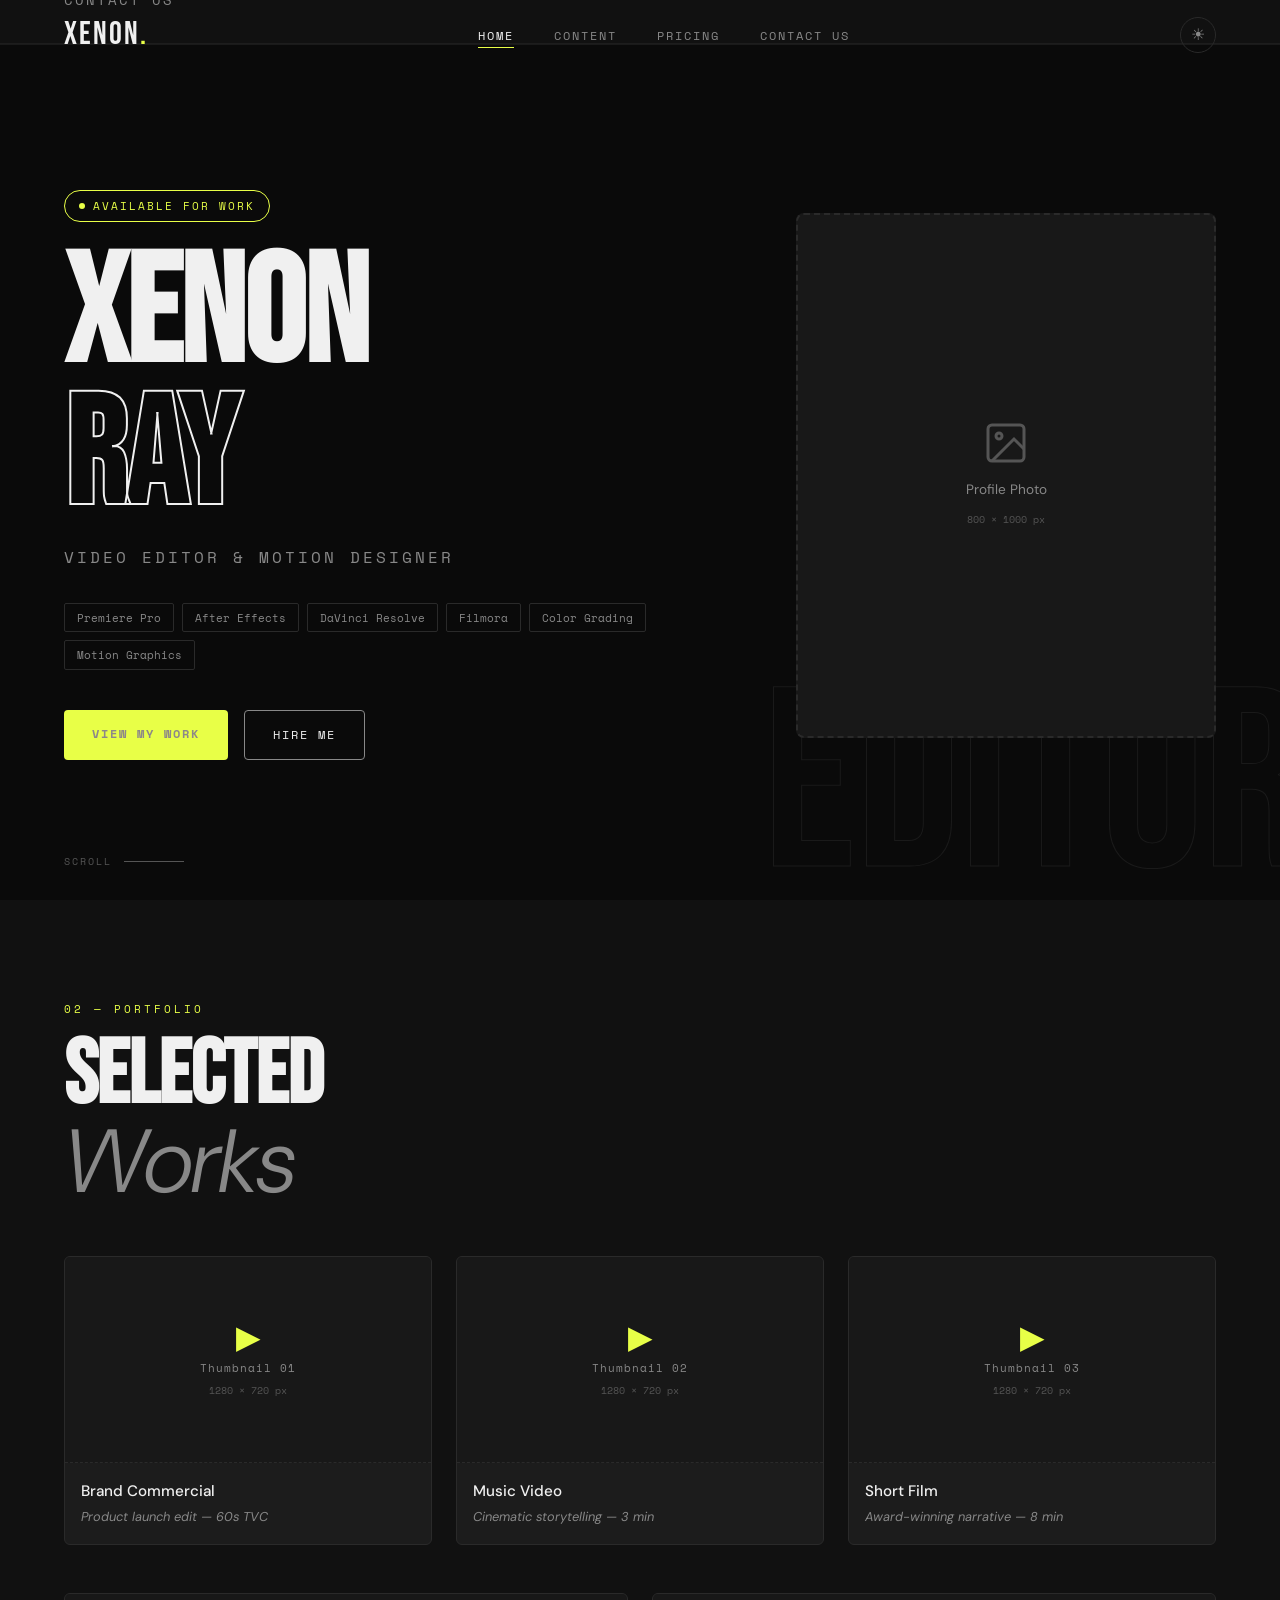
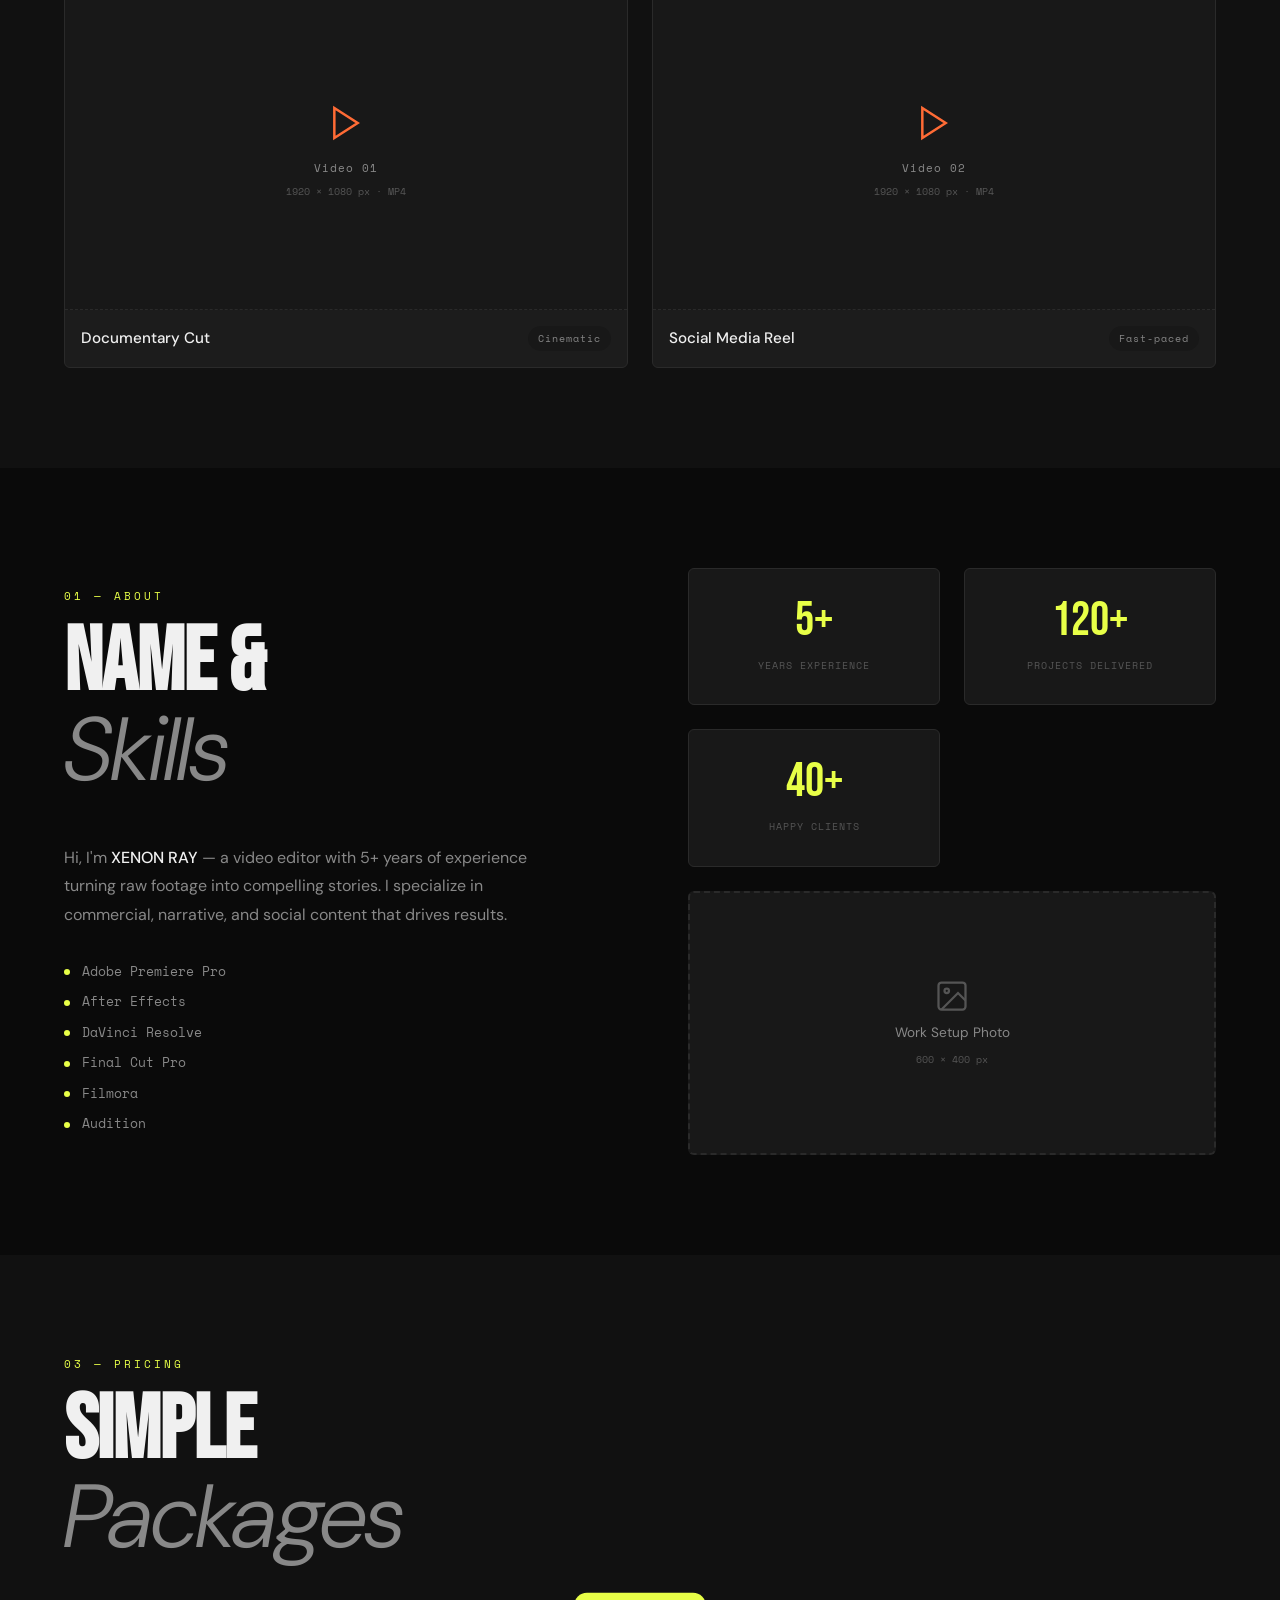
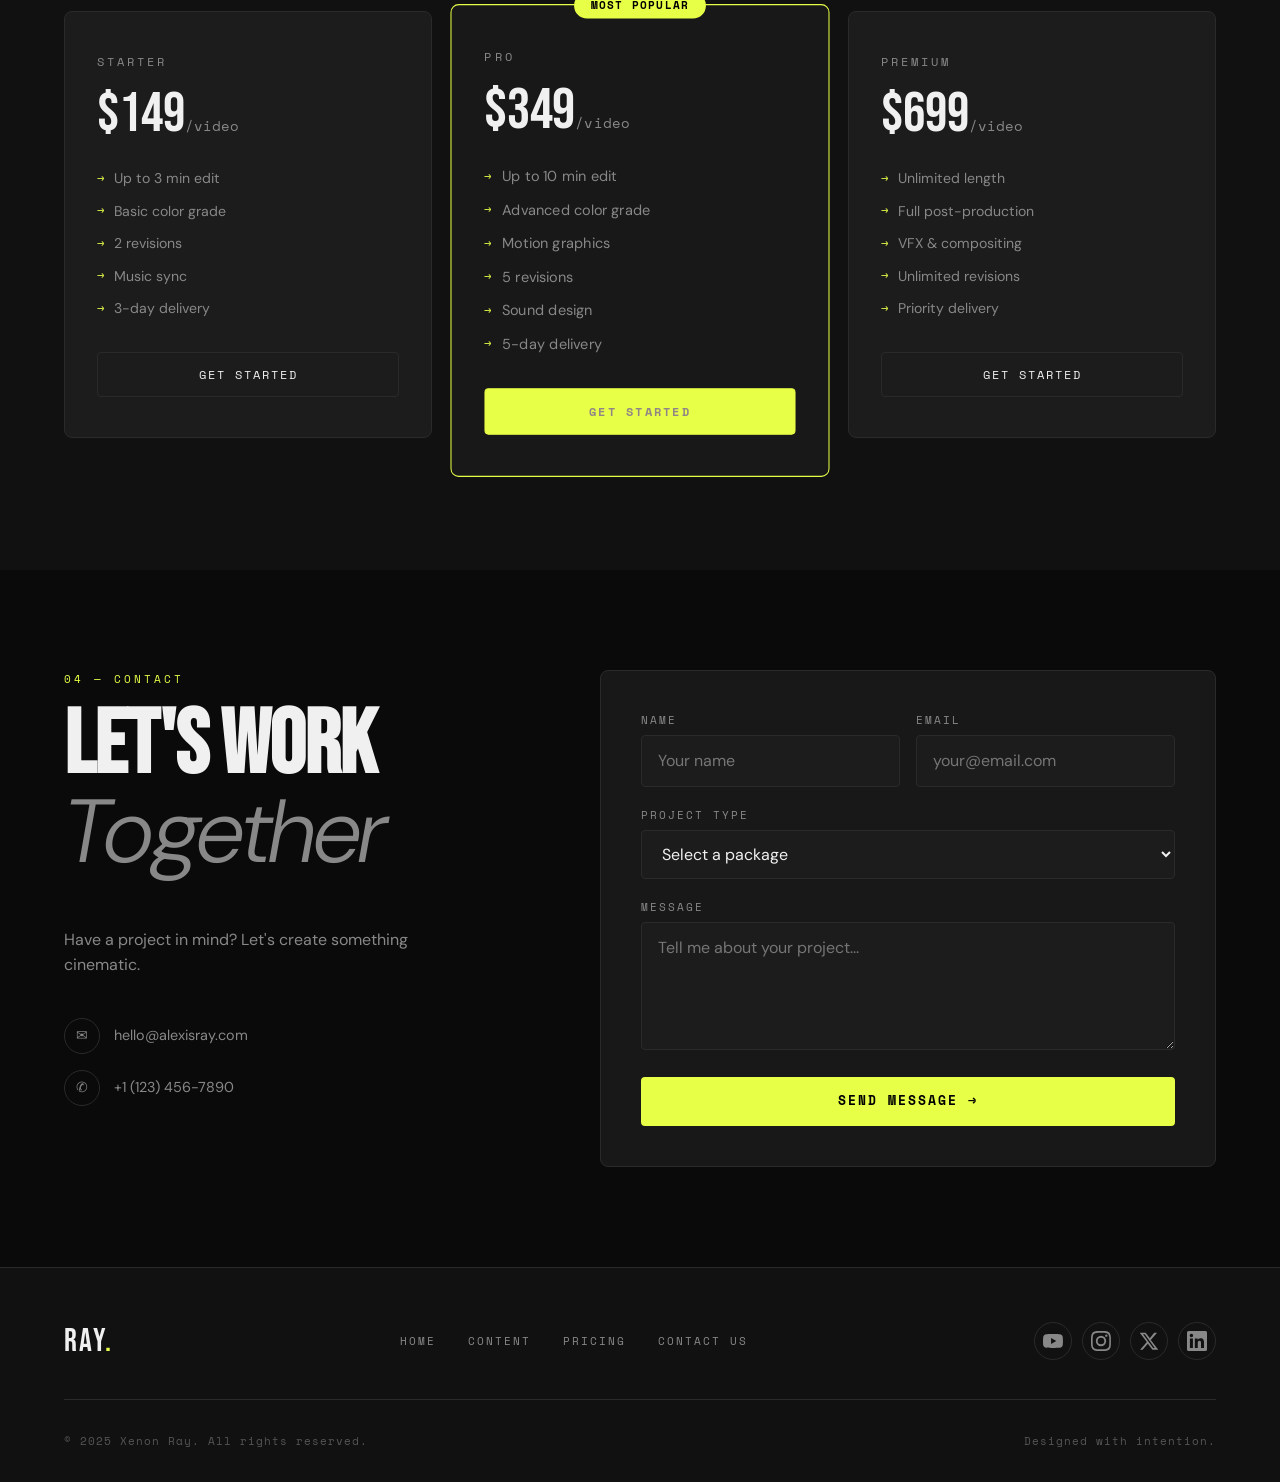
<file: index.html>
<!DOCTYPE html>
<html lang="en" data-theme="dark">
<head>
  <meta charset="UTF-8" />
  <meta name="viewport" content="width=device-width, initial-scale=1.0"/>
  <title>XENON</title>
  <link rel="shortcut icon" href="icon.png" type="image/x-icon">
  <link rel="stylesheet" href="style.css" />
  <link href="https://fonts.googleapis.com/css2?family=Bebas+Neue&family=DM+Sans:ital,wght@0,300;0,400;0,500;1,300&family=Space+Mono:wght@400;700&display=swap" rel="stylesheet"/>
</head>
<body>

  <!-- ══════════════ NAVBAR ══════════════ -->
  <nav class="navbar" id="navbar">
    <div class="nav-logo">Xenon<span class="dot">.</span></div>
    <ul class="nav-links">
      <li><a href="#home" class="nav-link active">Home</a></li>
      <li><a href="#content" class="nav-link">Content</a></li>
      <li><a href="#pricing" class="nav-link">Pricing</a></li>
      <li><a href="#contact" class="nav-link">Contact Us</a></li>
    </ul>
    <button class="theme-toggle" id="themeToggle" aria-label="Toggle theme">
      <span class="theme-icon">☀</span>
    </button>
    <button class="hamburger" id="hamburger" aria-label="Menu">
      <span></span><span></span><span></span>
    </button>
  </nav>

  <!-- Mobile Menu -->
  <div class="mobile-menu" id="mobileMenu">
    <ul>
      <li><a href="#home" class="mob-link">Home</a></li>
      <li><a href="#content" class="mob-link">Content</a></li>
      <li><a href="#pricing" class="mob-link">Pricing</a></li>
      <li><a href="#contact" class="mob-link">Contact Us</a></li>
    </ul>
  </div>

  <!-- ══════════════ HOME / HERO ══════════════ -->
  <section class="hero" id="home">
    <div class="hero-bg-text">EDITOR</div>
    <div class="hero-content">
      <div class="hero-tag reveal">Available for work</div>
      <h1 class="hero-name reveal">XENON<br/><span class="outline-text">RAY</span></h1>
      <p class="hero-sub reveal">Video Editor &amp; Motion Designer</p>
      <div class="hero-skills reveal">
        <span class="skill-tag">Premiere Pro</span>
        <span class="skill-tag">After Effects</span>
        <span class="skill-tag">DaVinci Resolve</span>
        <span class="skill-tag">Filmora</span>
        <span class="skill-tag">Color Grading</span>
        <span class="skill-tag">Motion Graphics</span>
      </div>
      <div class="hero-cta reveal">
        <a href="#content" class="btn-primary">View My Work</a>
        <a href="#contact" class="btn-outline">Hire Me</a>
      </div>
    </div>
    <div class="hero-image-wrap reveal">
      <!-- DUMMY IMAGE SPACE  remove it after real image-->
      <div class="hero-img-placeholder">
        <div class="placeholder-inner">
          <svg width="48" height="48" viewBox="0 0 24 24" fill="none" stroke="currentColor" stroke-width="1.5"><rect x="3" y="3" width="18" height="18" rx="2"/><circle cx="8.5" cy="8.5" r="1.5"/><path d="M21 15l-5-5L5 21"/></svg>
          <p>Profile Photo</p>
          <span>800 × 1000 px</span>
        </div>
      </div>
    </div>
    <div class="scroll-hint">
      <span>Scroll</span>
      <div class="scroll-line"></div>
    </div>
  </section>

  <!-- ══════════════ CONTENT / PORTFOLIO ══════════════ -->
  <section class="content-section" id="content">
    <div class="section-header reveal">
      <span class="section-label">02 — Portfolio</span>
      <h2 class="section-title">Selected<br/><em>Works</em></h2>
    </div>

    <!-- Thumbnails Row -->
    <div class="thumbnails-grid">
      <div class="thumb-card reveal" style="--delay:0.1s">
        <!-- DUMMY THUMBNAIL 1 -->
        <div class="thumb-placeholder">
          <div class="play-icon">▶</div>
          <div class="thumb-label">Thumbnail 01</div>
          <div class="thumb-size">1280 × 720 px</div>
        </div>
        <div class="thumb-info">
          <h3>Brand Commercial</h3>
          <p>Product launch edit — 60s TVC</p>
        </div>
      </div>

      <div class="thumb-card reveal" style="--delay:0.2s">
        <!-- DUMMY THUMBNAIL 2 -->
        <div class="thumb-placeholder">
          <div class="play-icon">▶</div>
          <div class="thumb-label">Thumbnail 02</div>
          <div class="thumb-size">1280 × 720 px</div>
        </div>
        <div class="thumb-info">
          <h3>Music Video</h3>
          <p>Cinematic storytelling — 3 min</p>
        </div>
      </div>

      <div class="thumb-card reveal" style="--delay:0.3s">
        <!-- DUMMY THUMBNAIL 3 -->
        <div class="thumb-placeholder">
          <div class="play-icon">▶</div>
          <div class="thumb-label">Thumbnail 03</div>
          <div class="thumb-size">1280 × 720 px</div>
        </div>
        <div class="thumb-info">
          <h3>Short Film</h3>
          <p>Award-winning narrative — 8 min</p>
        </div>
      </div>
    </div>

    <!-- Videos Row -->
    <div class="videos-grid">
      <div class="video-card reveal" style="--delay:0.1s">
        <!-- DUMMY VIDEO 1 -->
        <div class="video-placeholder">
          <div class="video-icon">
            <svg width="40" height="40" viewBox="0 0 24 24" fill="none" stroke="currentColor" stroke-width="1.5"><polygon points="5,3 19,12 5,21"/></svg>
          </div>
          <div class="video-label">Video 01</div>
          <div class="video-size">1920 × 1080 px · MP4</div>
        </div>
        <div class="video-info">
          <h3>Documentary Cut</h3>
          <span class="tag">Cinematic</span>
        </div>
      </div>

      <div class="video-card reveal" style="--delay:0.2s">
        <!-- DUMMY VIDEO 2 -->
        <div class="video-placeholder">
          <div class="video-icon">
            <svg width="40" height="40" viewBox="0 0 24 24" fill="none" stroke="currentColor" stroke-width="1.5"><polygon points="5,3 19,12 5,21"/></svg>
          </div>
          <div class="video-label">Video 02</div>
          <div class="video-size">1920 × 1080 px · MP4</div>
        </div>
        <div class="video-info">
          <h3>Social Media Reel</h3>
          <span class="tag">Fast-paced</span>
        </div>
      </div>
    </div>
  </section>

  <!-- ══════════════ SKILLS ══════════════ -->
  <section class="skills-section" id="skills">
    <div class="skills-inner">
      <div class="skills-left reveal">
        <span class="section-label">01 — About</span>
        <h2 class="section-title">Name &amp;<br/><em>Skills</em></h2>
        <p class="about-text">Hi, I'm <strong>XENON RAY</strong> — a video editor with 5+ years of experience turning raw footage into compelling stories. I specialize in commercial, narrative, and social content that drives results.</p>
        <div class="software-list">
          <div class="software-item"><span class="sw-dot"></span>Adobe Premiere Pro</div>
          <div class="software-item"><span class="sw-dot"></span>After Effects</div>
          <div class="software-item"><span class="sw-dot"></span>DaVinci Resolve</div>
          <div class="software-item"><span class="sw-dot"></span>Final Cut Pro</div>
          <div class="software-item"><span class="sw-dot"></span>Filmora</div>
          <div class="software-item"><span class="sw-dot"></span>Audition</div>
        </div>
      </div>
      <div class="skills-right reveal">
        <div class="stat-block">
          <span class="stat-num">5+</span>
          <span class="stat-label">Years Experience</span>
        </div>
        <div class="stat-block">
          <span class="stat-num">120+</span>
          <span class="stat-label">Projects Delivered</span>
        </div>
        <div class="stat-block">
          <span class="stat-num">40+</span>
          <span class="stat-label">Happy Clients</span>
        </div>
        <!-- DUMMY SKILLS IMAGE -->
        <div class="skills-img-placeholder">
          <svg width="36" height="36" viewBox="0 0 24 24" fill="none" stroke="currentColor" stroke-width="1.5"><rect x="3" y="3" width="18" height="18" rx="2"/><circle cx="8.5" cy="8.5" r="1.5"/><path d="M21 15l-5-5L5 21"/></svg>
          <p>Work Setup Photo</p>
          <span>600 × 400 px</span>
        </div>
      </div>
    </div>
  </section>

  <!-- ══════════════ PRICING ══════════════ -->
  <section class="pricing-section" id="pricing">
    <div class="section-header reveal">
      <span class="section-label">03 — Pricing</span>
      <h2 class="section-title">Simple<br/><em>Packages</em></h2>
    </div>
    <div class="pricing-grid">
      <div class="price-card reveal" style="--delay:0.1s">
        <div class="price-tier">Starter</div>
        <div class="price-amount">$149<span>/video</span></div>
        <ul class="price-features">
          <li>Up to 3 min edit</li>
          <li>Basic color grade</li>
          <li>2 revisions</li>
          <li>Music sync</li>
          <li>3-day delivery</li>
        </ul>
        <a href="#contact" class="btn-price">Get Started</a>
      </div>
      <div class="price-card featured reveal" style="--delay:0.2s">
        <div class="price-badge">Most Popular</div>
        <div class="price-tier">Pro</div>
        <div class="price-amount">$349<span>/video</span></div>
        <ul class="price-features">
          <li>Up to 10 min edit</li>
          <li>Advanced color grade</li>
          <li>Motion graphics</li>
          <li>5 revisions</li>
          <li>Sound design</li>
          <li>5-day delivery</li>
        </ul>
        <a href="#contact" class="btn-price featured-btn">Get Started</a>
      </div>
      <div class="price-card reveal" style="--delay:0.3s">
        <div class="price-tier">Premium</div>
        <div class="price-amount">$699<span>/video</span></div>
        <ul class="price-features">
          <li>Unlimited length</li>
          <li>Full post-production</li>
          <li>VFX &amp; compositing</li>
          <li>Unlimited revisions</li>
          <li>Priority delivery</li>
        </ul>
        <a href="#contact" class="btn-price">Get Started</a>
      </div>
    </div>
  </section>

  <!-- ══════════════ CONTACT ══════════════ -->
  <section class="contact-section" id="contact">
    <div class="contact-inner">
      <div class="contact-left reveal">
        <span class="section-label">04 — Contact</span>
        <h2 class="section-title">Let's Work<br/><em>Together</em></h2>
        <p class="contact-sub">Have a project in mind? Let's create something cinematic.</p>
        <div class="contact-links">
          <a href="mailto:hello@alexisray.com" class="contact-item">
            <span class="c-icon">✉</span>
            <span>hello@alexisray.com</span>
          </a>
          <a href="tel:+11234567890" class="contact-item">
            <span class="c-icon">✆</span>
            <span>+1 (123) 456-7890</span>
          </a>
        </div>
      </div>
      <form class="contact-form reveal" id="contactForm">
        <div class="form-row">
          <div class="form-group">
            <label>Name</label>
            <input type="text" placeholder="Your name" required />
          </div>
          <div class="form-group">
            <label>Email</label>
            <input type="email" placeholder="your@email.com" required />
          </div>
        </div>
        <div class="form-group">
          <label>Project Type</label>
          <select>
            <option value="">Select a package</option>
            <option>Starter — $149</option>
            <option>Pro — $349</option>
            <option>Premium — $699</option>
            <option>Custom</option>
          </select>
        </div>
        <div class="form-group">
          <label>Message</label>
          <textarea rows="4" placeholder="Tell me about your project..."></textarea>
        </div>
        <button type="submit" class="btn-submit">Send Message <span>→</span></button>
      </form>
    </div>
  </section>

  <!-- ══════════════ FOOTER ══════════════ -->
  <footer class="footer">
    <div class="footer-top">
      <div class="footer-logo">RAY<span class="dot">.</span></div>
      <div class="footer-nav">
        <a href="#home">Home</a>
        <a href="#content">Content</a>
        <a href="#pricing">Pricing</a>
        <a href="#contact">Contact Us</a>
      </div>
      <div class="social-links">
        <a href="https://www.youtube.com" class="social-btn" aria-label="YouTube" target="_blank"">
          <svg width="20" height="20" viewBox="0 0 24 24" fill="currentColor"><path d="M23.5 6.2a3 3 0 0 0-2.1-2.1C19.5 3.6 12 3.6 12 3.6s-7.5 0-9.4.5A3 3 0 0 0 .5 6.2C0 8.1 0 12 0 12s0 3.9.5 5.8a3 3 0 0 0 2.1 2.1c1.9.5 9.4.5 9.4.5s7.5 0 9.4-.5a3 3 0 0 0 2.1-2.1C24 15.9 24 12 24 12s0-3.9-.5-5.8zM9.7 15.5V8.5l6.3 3.5-6.3 3.5z"/></svg>
        </a>
        <a href="https://www.instagram.com" class="social-btn" aria-label="Instagram" target="_blank">
          <svg width="20" height="20" viewBox="0 0 24 24" fill="currentColor"><path d="M12 2.2c3.2 0 3.6 0 4.9.1 3.3.2 4.8 1.7 5 5 .1 1.3.1 1.6.1 4.8s0 3.5-.1 4.8c-.2 3.2-1.7 4.8-5 5-1.3.1-1.6.1-4.9.1s-3.6 0-4.9-.1c-3.3-.2-4.8-1.8-5-5-.1-1.3-.1-1.6-.1-4.8s0-3.5.1-4.8C2.3 4 3.9 2.4 7.1 2.3c1.3-.1 1.6-.1 4.9-.1zm0-2.2C8.7 0 8.3 0 7.1.1 2.7.3.3 2.7.1 7.1 0 8.3 0 8.7 0 12s0 3.7.1 4.9C.3 21.4 2.7 23.7 7.1 23.9 8.3 24 8.7 24 12 24s3.7 0 4.9-.1c4.4-.2 6.8-2.5 6.9-6.9.1-1.2.1-1.6.1-4.9s0-3.7-.1-4.9C23.7 2.7 21.3.3 16.9.1 15.7 0 15.3 0 12 0zm0 5.8a6.2 6.2 0 1 0 0 12.4A6.2 6.2 0 0 0 12 5.8zm0 10.2a4 4 0 1 1 0-8 4 4 0 0 1 0 8zm6.4-11.8a1.4 1.4 0 1 0 0 2.8 1.4 1.4 0 0 0 0-2.8z"/></svg>
        </a>
        <a href="https://www.x.com" class="social-btn" aria-label="Twitter/X" target="_blank">
          <svg width="20" height="20" viewBox="0 0 24 24" fill="currentColor"><path d="M18.2 2h3.5l-7.6 8.7 9 11.9h-7l-5.5-7.2-6.3 7.2H1.3l8.1-9.3L.9 2h7.1l5 6.6L18.2 2zm-1.2 18.5h1.9L6.9 3.9H4.8l12.2 16.6z"/></svg>
        </a>
        <a href="#" class="social-btn" aria-label="LinkedIn" target="_blank">
          <svg width="20" height="20" viewBox="0 0 24 24" fill="currentColor"><path d="M20.4 20.4h-3.6v-5.6c0-1.3 0-3-1.8-3s-2.1 1.4-2.1 2.9v5.7H9.4V9h3.4v1.6h.1c.5-.9 1.6-1.8 3.3-1.8 3.5 0 4.2 2.3 4.2 5.4v6.2zM5.3 7.4a2.1 2.1 0 1 1 0-4.2 2.1 2.1 0 0 1 0 4.2zm1.8 13H3.5V9h3.6v11.4zM22.2 0H1.8A1.8 1.8 0 0 0 0 1.8v20.4A1.8 1.8 0 0 0 1.8 24h20.4A1.8 1.8 0 0 0 24 22.2V1.8A1.8 1.8 0 0 0 22.2 0z"/></svg>
        </a>
      </div>
    </div>
    <div class="footer-bottom">
      <p>© 2025 Xenon Ray. All rights reserved.</p>
      <p>Designed with intention.</p>
    </div>
  </footer>

  <script src="app.js"></script>
</body>
</html>
</file>
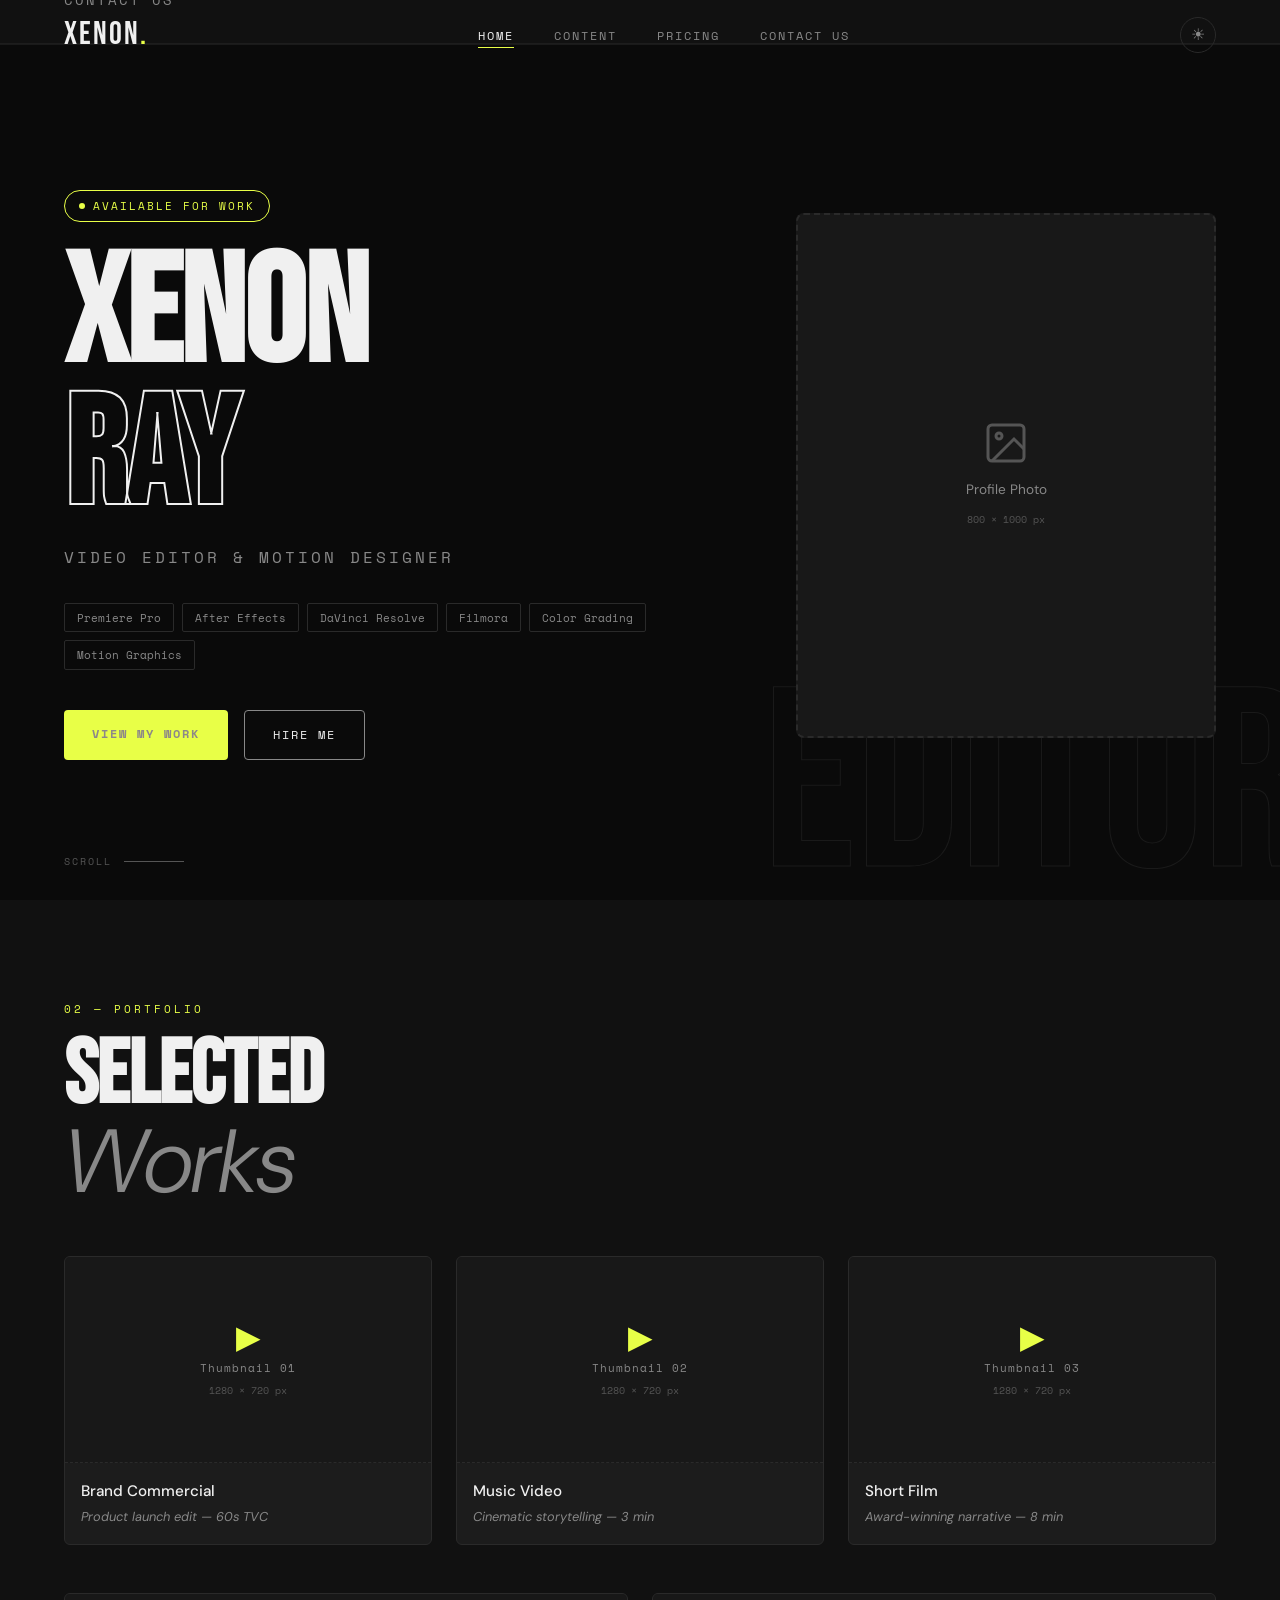
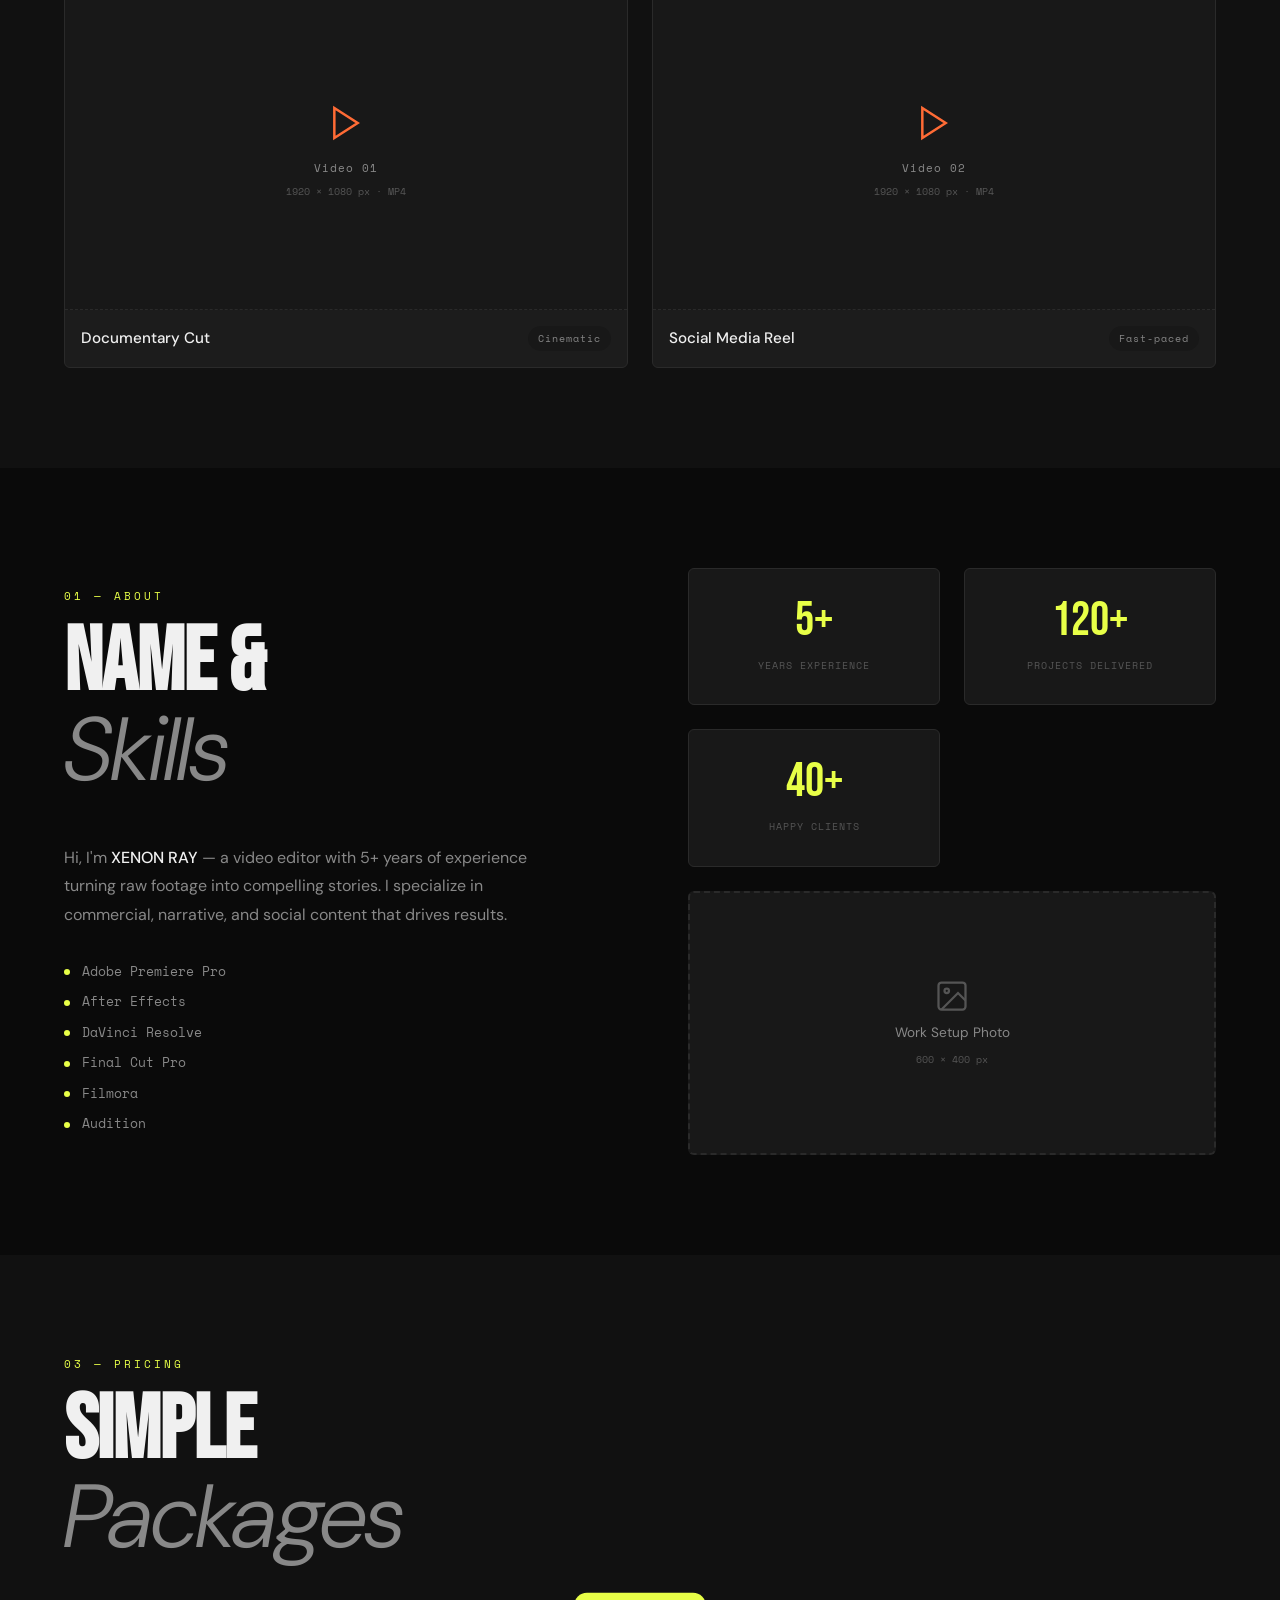
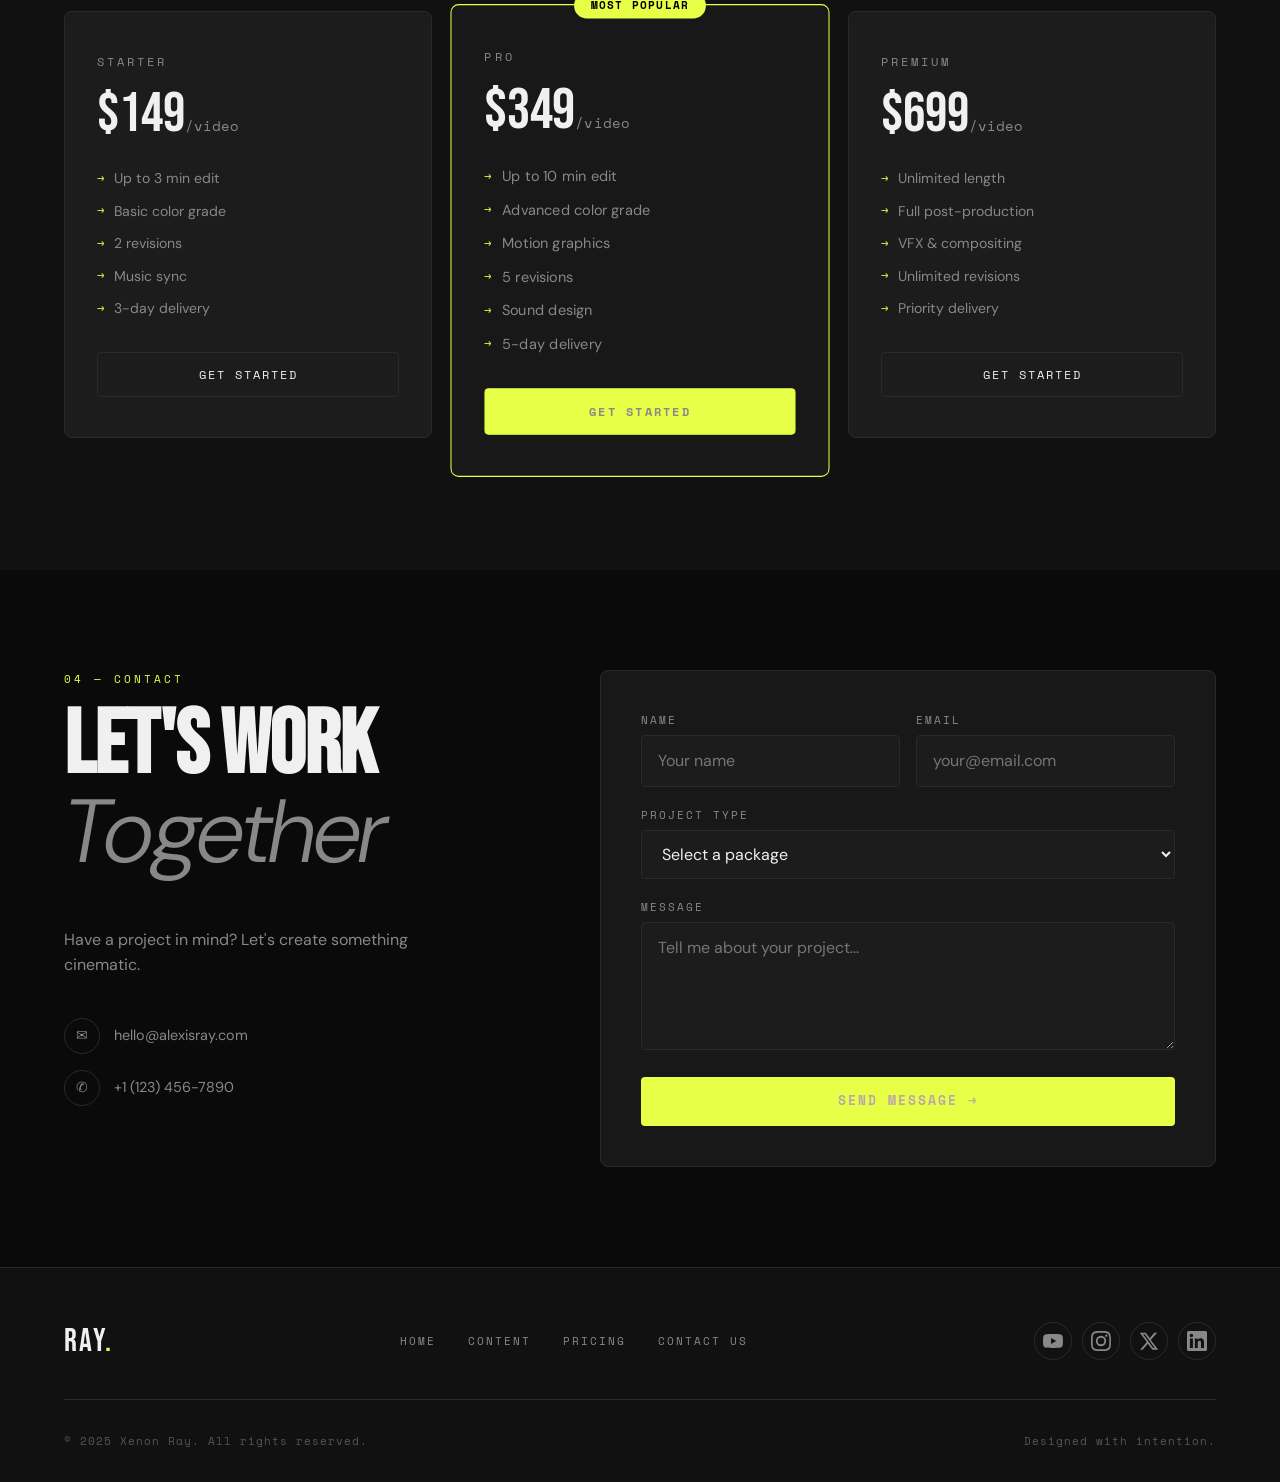
<file: frontend/index.html>
<!DOCTYPE html>
<html lang="en" data-theme="dark">
<head>
  <meta charset="UTF-8" />
  <meta name="viewport" content="width=device-width, initial-scale=1.0"/>
  <title>XENON</title>
  <link rel="shortcut icon" href="icon.png" type="image/x-icon">
  <link rel="stylesheet" href="style.css" />
  <link href="https://fonts.googleapis.com/css2?family=Bebas+Neue&family=DM+Sans:ital,wght@0,300;0,400;0,500;1,300&family=Space+Mono:wght@400;700&display=swap" rel="stylesheet"/>
</head>
<body>

  <!-- ══════════════ NAVBAR ══════════════ -->
  <nav class="navbar" id="navbar">
    <div class="nav-logo">Xenon<span class="dot">.</span></div>
    <ul class="nav-links">
      <li><a href="#home" class="nav-link active">Home</a></li>
      <li><a href="#content" class="nav-link">Content</a></li>
      <li><a href="#pricing" class="nav-link">Pricing</a></li>
      <li><a href="#contact" class="nav-link">Contact Us</a></li>
    </ul>
    <button class="theme-toggle" id="themeToggle" aria-label="Toggle theme">
      <span class="theme-icon">☀</span>
    </button>
    <button class="hamburger" id="hamburger" aria-label="Menu">
      <span></span><span></span><span></span>
    </button>
  </nav>

  <!-- Mobile Menu -->
  <div class="mobile-menu" id="mobileMenu">
    <ul>
      <li><a href="#home" class="mob-link">Home</a></li>
      <li><a href="#content" class="mob-link">Content</a></li>
      <li><a href="#pricing" class="mob-link">Pricing</a></li>
      <li><a href="#contact" class="mob-link">Contact Us</a></li>
    </ul>
  </div>

  <!-- ══════════════ HOME / HERO ══════════════ -->
  <section class="hero" id="home">
    <div class="hero-bg-text">EDITOR</div>
    <div class="hero-content">
      <div class="hero-tag reveal">Available for work</div>
      <h1 class="hero-name reveal">XENON<br/><span class="outline-text">RAY</span></h1>
      <p class="hero-sub reveal">Video Editor &amp; Motion Designer</p>
      <div class="hero-skills reveal">
        <span class="skill-tag">Premiere Pro</span>
        <span class="skill-tag">After Effects</span>
        <span class="skill-tag">DaVinci Resolve</span>
        <span class="skill-tag">Filmora</span>
        <span class="skill-tag">Color Grading</span>
        <span class="skill-tag">Motion Graphics</span>
      </div>
      <div class="hero-cta reveal">
        <a href="#content" class="btn-primary">View My Work</a>
        <a href="#contact" class="btn-outline">Hire Me</a>
      </div>
    </div>
    <div class="hero-image-wrap reveal">
      <!-- DUMMY IMAGE SPACE  remove it after real image-->
      <div class="hero-img-placeholder">
        <div class="placeholder-inner">
          <svg width="48" height="48" viewBox="0 0 24 24" fill="none" stroke="currentColor" stroke-width="1.5"><rect x="3" y="3" width="18" height="18" rx="2"/><circle cx="8.5" cy="8.5" r="1.5"/><path d="M21 15l-5-5L5 21"/></svg>
          <p>Profile Photo</p>
          <span>800 × 1000 px</span>
        </div>
      </div>
    </div>
    <div class="scroll-hint">
      <span>Scroll</span>
      <div class="scroll-line"></div>
    </div>
  </section>

  <!-- ══════════════ CONTENT / PORTFOLIO ══════════════ -->
  <section class="content-section" id="content">
    <div class="section-header reveal">
      <span class="section-label">02 — Portfolio</span>
      <h2 class="section-title">Selected<br/><em>Works</em></h2>
    </div>

    <!-- Thumbnails Row -->
    <div class="thumbnails-grid">
      <div class="thumb-card reveal" style="--delay:0.1s">
        <!-- DUMMY THUMBNAIL 1 -->
        <div class="thumb-placeholder">
          <div class="play-icon">▶</div>
          <div class="thumb-label">Thumbnail 01</div>
          <div class="thumb-size">1280 × 720 px</div>
        </div>
        <div class="thumb-info">
          <h3>Brand Commercial</h3>
          <p>Product launch edit — 60s TVC</p>
        </div>
      </div>

      <div class="thumb-card reveal" style="--delay:0.2s">
        <!-- DUMMY THUMBNAIL 2 -->
        <div class="thumb-placeholder">
          <div class="play-icon">▶</div>
          <div class="thumb-label">Thumbnail 02</div>
          <div class="thumb-size">1280 × 720 px</div>
        </div>
        <div class="thumb-info">
          <h3>Music Video</h3>
          <p>Cinematic storytelling — 3 min</p>
        </div>
      </div>

      <div class="thumb-card reveal" style="--delay:0.3s">
        <!-- DUMMY THUMBNAIL 3 -->
        <div class="thumb-placeholder">
          <div class="play-icon">▶</div>
          <div class="thumb-label">Thumbnail 03</div>
          <div class="thumb-size">1280 × 720 px</div>
        </div>
        <div class="thumb-info">
          <h3>Short Film</h3>
          <p>Award-winning narrative — 8 min</p>
        </div>
      </div>
    </div>

    <!-- Videos Row -->
    <div class="videos-grid">
      <div class="video-card reveal" style="--delay:0.1s">
        <!-- DUMMY VIDEO 1 -->
        <div class="video-placeholder">
          <div class="video-icon">
            <svg width="40" height="40" viewBox="0 0 24 24" fill="none" stroke="currentColor" stroke-width="1.5"><polygon points="5,3 19,12 5,21"/></svg>
          </div>
          <div class="video-label">Video 01</div>
          <div class="video-size">1920 × 1080 px · MP4</div>
        </div>
        <div class="video-info">
          <h3>Documentary Cut</h3>
          <span class="tag">Cinematic</span>
        </div>
      </div>

      <div class="video-card reveal" style="--delay:0.2s">
        <!-- DUMMY VIDEO 2 -->
        <div class="video-placeholder">
          <div class="video-icon">
            <svg width="40" height="40" viewBox="0 0 24 24" fill="none" stroke="currentColor" stroke-width="1.5"><polygon points="5,3 19,12 5,21"/></svg>
          </div>
          <div class="video-label">Video 02</div>
          <div class="video-size">1920 × 1080 px · MP4</div>
        </div>
        <div class="video-info">
          <h3>Social Media Reel</h3>
          <span class="tag">Fast-paced</span>
        </div>
      </div>
    </div>
  </section>

  <!-- ══════════════ SKILLS ══════════════ -->
  <section class="skills-section" id="skills">
    <div class="skills-inner">
      <div class="skills-left reveal">
        <span class="section-label">01 — About</span>
        <h2 class="section-title">Name &amp;<br/><em>Skills</em></h2>
        <p class="about-text">Hi, I'm <strong>XENON RAY</strong> — a video editor with 5+ years of experience turning raw footage into compelling stories. I specialize in commercial, narrative, and social content that drives results.</p>
        <div class="software-list">
          <div class="software-item"><span class="sw-dot"></span>Adobe Premiere Pro</div>
          <div class="software-item"><span class="sw-dot"></span>After Effects</div>
          <div class="software-item"><span class="sw-dot"></span>DaVinci Resolve</div>
          <div class="software-item"><span class="sw-dot"></span>Final Cut Pro</div>
          <div class="software-item"><span class="sw-dot"></span>Filmora</div>
          <div class="software-item"><span class="sw-dot"></span>Audition</div>
        </div>
      </div>
      <div class="skills-right reveal">
        <div class="stat-block">
          <span class="stat-num">5+</span>
          <span class="stat-label">Years Experience</span>
        </div>
        <div class="stat-block">
          <span class="stat-num">120+</span>
          <span class="stat-label">Projects Delivered</span>
        </div>
        <div class="stat-block">
          <span class="stat-num">40+</span>
          <span class="stat-label">Happy Clients</span>
        </div>
        <!-- DUMMY SKILLS IMAGE -->
        <div class="skills-img-placeholder">
          <svg width="36" height="36" viewBox="0 0 24 24" fill="none" stroke="currentColor" stroke-width="1.5"><rect x="3" y="3" width="18" height="18" rx="2"/><circle cx="8.5" cy="8.5" r="1.5"/><path d="M21 15l-5-5L5 21"/></svg>
          <p>Work Setup Photo</p>
          <span>600 × 400 px</span>
        </div>
      </div>
    </div>
  </section>

  <!-- ══════════════ PRICING ══════════════ -->
  <section class="pricing-section" id="pricing">
    <div class="section-header reveal">
      <span class="section-label">03 — Pricing</span>
      <h2 class="section-title">Simple<br/><em>Packages</em></h2>
    </div>
    <div class="pricing-grid">
      <div class="price-card reveal" style="--delay:0.1s">
        <div class="price-tier">Starter</div>
        <div class="price-amount">$149<span>/video</span></div>
        <ul class="price-features">
          <li>Up to 3 min edit</li>
          <li>Basic color grade</li>
          <li>2 revisions</li>
          <li>Music sync</li>
          <li>3-day delivery</li>
        </ul>
        <a href="#contact" class="btn-price">Get Started</a>
      </div>
      <div class="price-card featured reveal" style="--delay:0.2s">
        <div class="price-badge">Most Popular</div>
        <div class="price-tier">Pro</div>
        <div class="price-amount">$349<span>/video</span></div>
        <ul class="price-features">
          <li>Up to 10 min edit</li>
          <li>Advanced color grade</li>
          <li>Motion graphics</li>
          <li>5 revisions</li>
          <li>Sound design</li>
          <li>5-day delivery</li>
        </ul>
        <a href="#contact" class="btn-price featured-btn">Get Started</a>
      </div>
      <div class="price-card reveal" style="--delay:0.3s">
        <div class="price-tier">Premium</div>
        <div class="price-amount">$699<span>/video</span></div>
        <ul class="price-features">
          <li>Unlimited length</li>
          <li>Full post-production</li>
          <li>VFX &amp; compositing</li>
          <li>Unlimited revisions</li>
          <li>Priority delivery</li>
        </ul>
        <a href="#contact" class="btn-price">Get Started</a>
      </div>
    </div>
  </section>

  <!-- ══════════════ CONTACT ══════════════ -->
  <section class="contact-section" id="contact">
    <div class="contact-inner">
      <div class="contact-left reveal">
        <span class="section-label">04 — Contact</span>
        <h2 class="section-title">Let's Work<br/><em>Together</em></h2>
        <p class="contact-sub">Have a project in mind? Let's create something cinematic.</p>
        <div class="contact-links">
          <a href="mailto:hello@alexisray.com" class="contact-item">
            <span class="c-icon">✉</span>
            <span>hello@alexisray.com</span>
          </a>
          <a href="tel:+11234567890" class="contact-item">
            <span class="c-icon">✆</span>
            <span>+1 (123) 456-7890</span>
          </a>
        </div>
      </div>
      <form class="contact-form reveal" id="contactForm">
        <div class="form-row">
          <div class="form-group">
            <label>Name</label>
            <input type="text" placeholder="Your name" id="name" name="name" required />
          </div>
          <div class="form-group">
            <label>Email</label>
            <input type="email" placeholder="your@email.com" id="email" name="email" required />
          </div>
        </div>
        <div class="form-group">
          <label>Project Type</label>
          <select id="package" required>
            <option value="">Select a package</option>
            <option value="starter">$149</option>
            <option value="pro">$349</option>
            <option value="premium">$699</option>
            <option value="custom">Custom</option>
          </select>
        </div>
        <div class="form-group">
          <label>Message</label>
          <textarea rows="4" placeholder="Tell me about your project..." id="message" name="message" required></textarea>
        </div>
        <button type="submit" class="btn-submit" id="submitBtn">Send Message <span>→</span></button>
      </form>
    </div>
  </section>

  <!-- ══════════════ FOOTER ══════════════ -->
  <footer class="footer">
    <div class="footer-top">
      <div class="footer-logo">RAY<span class="dot">.</span></div>
      <div class="footer-nav">
        <a href="#home">Home</a>
        <a href="#content">Content</a>
        <a href="#pricing">Pricing</a>
        <a href="#contact">Contact Us</a>
      </div>
      <div class="social-links">
        <a href="https://www.youtube.com" class="social-btn" aria-label="YouTube" target="_blank"">
          <svg width="20" height="20" viewBox="0 0 24 24" fill="currentColor"><path d="M23.5 6.2a3 3 0 0 0-2.1-2.1C19.5 3.6 12 3.6 12 3.6s-7.5 0-9.4.5A3 3 0 0 0 .5 6.2C0 8.1 0 12 0 12s0 3.9.5 5.8a3 3 0 0 0 2.1 2.1c1.9.5 9.4.5 9.4.5s7.5 0 9.4-.5a3 3 0 0 0 2.1-2.1C24 15.9 24 12 24 12s0-3.9-.5-5.8zM9.7 15.5V8.5l6.3 3.5-6.3 3.5z"/></svg>
        </a>
        <a href="https://www.instagram.com" class="social-btn" aria-label="Instagram" target="_blank">
          <svg width="20" height="20" viewBox="0 0 24 24" fill="currentColor"><path d="M12 2.2c3.2 0 3.6 0 4.9.1 3.3.2 4.8 1.7 5 5 .1 1.3.1 1.6.1 4.8s0 3.5-.1 4.8c-.2 3.2-1.7 4.8-5 5-1.3.1-1.6.1-4.9.1s-3.6 0-4.9-.1c-3.3-.2-4.8-1.8-5-5-.1-1.3-.1-1.6-.1-4.8s0-3.5.1-4.8C2.3 4 3.9 2.4 7.1 2.3c1.3-.1 1.6-.1 4.9-.1zm0-2.2C8.7 0 8.3 0 7.1.1 2.7.3.3 2.7.1 7.1 0 8.3 0 8.7 0 12s0 3.7.1 4.9C.3 21.4 2.7 23.7 7.1 23.9 8.3 24 8.7 24 12 24s3.7 0 4.9-.1c4.4-.2 6.8-2.5 6.9-6.9.1-1.2.1-1.6.1-4.9s0-3.7-.1-4.9C23.7 2.7 21.3.3 16.9.1 15.7 0 15.3 0 12 0zm0 5.8a6.2 6.2 0 1 0 0 12.4A6.2 6.2 0 0 0 12 5.8zm0 10.2a4 4 0 1 1 0-8 4 4 0 0 1 0 8zm6.4-11.8a1.4 1.4 0 1 0 0 2.8 1.4 1.4 0 0 0 0-2.8z"/></svg>
        </a>
        <a href="https://www.x.com" class="social-btn" aria-label="Twitter/X" target="_blank">
          <svg width="20" height="20" viewBox="0 0 24 24" fill="currentColor"><path d="M18.2 2h3.5l-7.6 8.7 9 11.9h-7l-5.5-7.2-6.3 7.2H1.3l8.1-9.3L.9 2h7.1l5 6.6L18.2 2zm-1.2 18.5h1.9L6.9 3.9H4.8l12.2 16.6z"/></svg>
        </a>
        <a href="#" class="social-btn" aria-label="LinkedIn" target="_blank">
          <svg width="20" height="20" viewBox="0 0 24 24" fill="currentColor"><path d="M20.4 20.4h-3.6v-5.6c0-1.3 0-3-1.8-3s-2.1 1.4-2.1 2.9v5.7H9.4V9h3.4v1.6h.1c.5-.9 1.6-1.8 3.3-1.8 3.5 0 4.2 2.3 4.2 5.4v6.2zM5.3 7.4a2.1 2.1 0 1 1 0-4.2 2.1 2.1 0 0 1 0 4.2zm1.8 13H3.5V9h3.6v11.4zM22.2 0H1.8A1.8 1.8 0 0 0 0 1.8v20.4A1.8 1.8 0 0 0 1.8 24h20.4A1.8 1.8 0 0 0 24 22.2V1.8A1.8 1.8 0 0 0 22.2 0z"/></svg>
        </a>
      </div>
    </div>
    <div class="footer-bottom">
      <p>© 2025 Xenon Ray. All rights reserved.</p>
      <p>Designed with intention.</p>
    </div>
  </footer>

  <script src="app.js"></script>
</body>
</html>
</file>
<file: style.css>
/* ══════════════════════════════════════════
   ALEXIS RAY — Editor Portfolio
   Theme: Dark Cinematic / Film-Grade
══════════════════════════════════════════ */

@import url('https://fonts.googleapis.com/css2?family=Bebas+Neue&family=DM+Sans:ital,wght@0,300;0,400;0,500;1,300&family=Space+Mono:wght@400;700&display=swap');

/* ── CSS Variables ── */
:root {
  --bg: #0a0a0a;
  --bg2: #111111;
  --bg3: #181818;
  --surface: #1c1c1c;
  --border: #2a2a2a;
  --accent: #e8ff47;
  --accent2: #ff6b35;
  --text: #f0f0f0;
  --text-muted: #888;
  --text-dim: #555;
  --font-display: 'Bebas Neue', sans-serif;
  --font-body: 'DM Sans', sans-serif;
  --font-mono: 'Space Mono', monospace;
  --nav-h: 70px;
  --radius: 4px;
  --transition: 0.35s cubic-bezier(0.4,0,0.2,1);
}

[data-theme="light"] {
  --bg: #f5f3ee;
  --bg2: #ede9e0;
  --bg3: #e4dfd5;
  --surface: #ffffff;
  --border: #d8d4cc;
  --text: #151515;
  --text-muted: #666;
  --text-dim: #aaa;
  --accent: #1a1a1a;
  --accent2: #ff6b35;
}

/* ── Reset ── */
*, *::before, *::after { box-sizing: border-box; margin: 0; padding: 0; }
html { scroll-behavior: smooth; }
body {
  background: var(--bg);
  color: var(--text);
  font-family: var(--font-body);
  font-size: 16px;
  line-height: 1.6;
  overflow-x: hidden;
  transition: background var(--transition), color var(--transition);
}
a { text-decoration: none; color: inherit; }
ul { list-style: none; }
img { max-width: 100%; display: block; }
button { cursor: pointer; border: none; background: none; font: inherit; }
input, textarea, select {
  font: inherit;
  color: var(--text);
  background: var(--surface);
  border: 1px solid var(--border);
  border-radius: var(--radius);
  width: 100%;
  padding: 12px 16px;
  outline: none;
  transition: border-color var(--transition);
}
input:focus, textarea:focus, select:focus { border-color: var(--accent); }
select option { background: var(--bg2); }

/* ── Scrollbar ── */
::-webkit-scrollbar { width: 4px; }
::-webkit-scrollbar-track { background: var(--bg); }
::-webkit-scrollbar-thumb { background: var(--accent); border-radius: 2px; }

/* ── Reveal Animation ── */
.reveal {
  opacity: 0;
  transform: translateY(30px);
  transition: opacity 0.7s ease, transform 0.7s ease;
  transition-delay: var(--delay, 0s);
}
.reveal.visible {
  opacity: 1;
  transform: translateY(0);
}

/* ══════════════════════════════════════════
   NAVBAR
══════════════════════════════════════════ */
.navbar {
  position: fixed;
  top: 0; left: 0; right: 0;
  height: var(--nav-h);
  display: flex;
  align-items: center;
  justify-content: space-between;
  padding: 0 5%;
  z-index: 999;
  background: transparent;
  transition: background var(--transition), backdrop-filter var(--transition);
}
.navbar.scrolled {
  background: rgba(10,10,10,0.92);
  backdrop-filter: blur(12px);
  border-bottom: 1px solid var(--border);
}
[data-theme="light"] .navbar.scrolled {
  background: rgba(245,243,238,0.92);
}
.nav-logo {
  font-family: var(--font-display);
  font-size: 2rem;
  letter-spacing: 2px;
  color: var(--text);
}
.nav-logo .dot { color: var(--accent); }
.nav-links {
  display: flex;
  gap: 2.5rem;
}
.nav-link {
  font-family: var(--font-mono);
  font-size: 0.75rem;
  letter-spacing: 2px;
  text-transform: uppercase;
  color: var(--text-muted);
  transition: color var(--transition);
  position: relative;
}
.nav-link::after {
  content: '';
  position: absolute;
  bottom: -4px; left: 0;
  width: 0; height: 1px;
  background: var(--accent);
  transition: width var(--transition);
}
.nav-link:hover, .nav-link.active { color: var(--text); }
.nav-link:hover::after, .nav-link.active::after { width: 100%; }

.theme-toggle {
  width: 36px; height: 36px;
  border-radius: 50%;
  border: 1px solid var(--border);
  display: flex; align-items: center; justify-content: center;
  color: var(--text-muted);
  font-size: 1rem;
  transition: all var(--transition);
}
.theme-toggle:hover { border-color: var(--accent); color: var(--accent); }

.hamburger {
  display: none;
  flex-direction: column;
  gap: 5px;
  padding: 5px;
}
.hamburger span {
  display: block;
  width: 22px; height: 1.5px;
  background: var(--text);
  transition: all var(--transition);
}
.hamburger.open span:nth-child(1) { transform: rotate(45deg) translate(4.5px, 4.5px); }
.hamburger.open span:nth-child(2) { opacity: 0; }
.hamburger.open span:nth-child(3) { transform: rotate(-45deg) translate(4.5px, -4.5px); }

/* Mobile Menu */
.mobile-menu {
  position: fixed;
  top: var(--nav-h); left: 0; right: 0;
  background: var(--bg2);
  border-bottom: 1px solid var(--border);
  padding: 1.5rem 5%;
  z-index: 998;
  transform: translateY(-110%);
  transition: transform var(--transition);
}
.mobile-menu.open { transform: translateY(0); }
.mobile-menu ul { display: flex; flex-direction: column; gap: 1rem; }
.mob-link {
  font-family: var(--font-mono);
  font-size: 0.9rem;
  letter-spacing: 2px;
  text-transform: uppercase;
  color: var(--text-muted);
  display: block;
  padding: 0.5rem 0;
  transition: color var(--transition);
}
.mob-link:hover { color: var(--accent); }

/* ══════════════════════════════════════════
   HERO
══════════════════════════════════════════ */
.hero {
  min-height: 100vh;
  padding: calc(var(--nav-h) + 60px) 5% 80px;
  display: grid;
  grid-template-columns: 1fr 420px;
  align-items: center;
  gap: 4rem;
  position: relative;
  overflow: hidden;
}
.hero-bg-text {
  position: absolute;
  bottom: -2%;
  right: -2%;
  font-family: var(--font-display);
  font-size: clamp(8rem, 20vw, 22rem);
  color: transparent;
  -webkit-text-stroke: 1px var(--border);
  pointer-events: none;
  user-select: none;
  line-height: 1;
  opacity: 0.5;
}
.hero-tag {
  display: inline-flex;
  align-items: center;
  gap: 8px;
  font-family: var(--font-mono);
  font-size: 0.7rem;
  letter-spacing: 2px;
  text-transform: uppercase;
  color: var(--accent);
  border: 1px solid var(--accent);
  padding: 6px 14px;
  border-radius: 20px;
  margin-bottom: 1.5rem;
}
.hero-tag::before {
  content: '';
  width: 6px; height: 6px;
  background: var(--accent);
  border-radius: 50%;
  animation: pulse-dot 2s infinite;
}
@keyframes pulse-dot {
  0%, 100% { opacity: 1; transform: scale(1); }
  50% { opacity: 0.4; transform: scale(0.7); }
}
.hero-name {
  font-family: var(--font-display);
  font-size: clamp(5rem, 12vw, 10rem);
  line-height: 0.92;
  letter-spacing: -2px;
  margin-bottom: 1rem;
}
.outline-text {
  color: transparent;
  -webkit-text-stroke: 2px var(--text);
}
.hero-sub {
  font-size: 1rem;
  font-weight: 300;
  color: var(--text-muted);
  letter-spacing: 3px;
  text-transform: uppercase;
  margin-bottom: 2rem;
  font-family: var(--font-mono);
}
.hero-skills {
  display: flex;
  flex-wrap: wrap;
  gap: 8px;
  margin-bottom: 2.5rem;
}
.skill-tag {
  font-family: var(--font-mono);
  font-size: 0.7rem;
  padding: 5px 12px;
  border: 1px solid var(--border);
  border-radius: 2px;
  color: var(--text-muted);
  transition: all var(--transition);
}
.skill-tag:hover {
  border-color: var(--accent);
  color: var(--accent);
}
.hero-cta {
  display: flex;
  gap: 1rem;
  flex-wrap: wrap;
}
.btn-primary {
  font-family: var(--font-mono);
  font-size: 0.75rem;
  letter-spacing: 2px;
  text-transform: uppercase;
  background: var(--accent);
  color: #8d8888;
  padding: 14px 28px;
  border-radius: var(--radius);
  font-weight: 700;
  transition: all var(--transition);
}
.btn-primary:hover { background: #d4eb00; transform: translateY(-2px); }
.btn-outline {
  font-family: var(--font-mono);
  font-size: 0.75rem;
  letter-spacing: 2px;
  text-transform: uppercase;
  border: 1px solid var(--text-muted);
  color: var(--text);
  padding: 14px 28px;
  border-radius: var(--radius);
  transition: all var(--transition);
}
.btn-outline:hover { border-color: var(--accent); color: var(--accent); transform: translateY(-2px); }

/* Hero Image Placeholder */
.hero-image-wrap { position: relative; }
.hero-img-placeholder {
  width: 100%;
  aspect-ratio: 4/5;
  background: var(--bg3);
  border: 2px dashed var(--border);
  border-radius: 8px;
  display: flex; align-items: center; justify-content: center;
  transition: border-color var(--transition);
}
.hero-img-placeholder:hover { border-color: var(--accent); }
.placeholder-inner {
  text-align: center;
  color: var(--text-dim);
}
.placeholder-inner svg { margin: 0 auto 12px; display: block; }
.placeholder-inner p { font-size: 0.85rem; margin-bottom: 4px; color: var(--text-muted); }
.placeholder-inner span { font-family: var(--font-mono); font-size: 0.65rem; }

/* Scroll Hint */
.scroll-hint {
  position: absolute;
  bottom: 30px; left: 5%;
  display: flex;
  align-items: center;
  gap: 12px;
  color: var(--text-dim);
  font-family: var(--font-mono);
  font-size: 0.65rem;
  letter-spacing: 2px;
  text-transform: uppercase;
}
.scroll-line {
  width: 60px; height: 1px;
  background: var(--text-dim);
  position: relative;
  overflow: hidden;
}
.scroll-line::after {
  content: '';
  position: absolute;
  top: 0; left: -100%;
  width: 100%; height: 100%;
  background: var(--accent);
  animation: scroll-anim 2s infinite;
}
@keyframes scroll-anim {
  to { left: 100%; }
}

/* ══════════════════════════════════════════
   SECTION COMMONS
══════════════════════════════════════════ */
.section-label {
  font-family: var(--font-mono);
  font-size: 0.7rem;
  letter-spacing: 3px;
  text-transform: uppercase;
  color: var(--accent);
  display: block;
  margin-bottom: 1rem;
}
.section-title {
  font-family: var(--font-display);
  font-size: clamp(3rem, 7vw, 6rem);
  line-height: 0.95;
  letter-spacing: -1px;
  margin-bottom: 3rem;
}
.section-title em {
  font-style: italic;
  color: var(--text-muted);
  font-family: 'DM Sans', serif;
  font-weight: 300;
}
.section-header { margin-bottom: 3rem; }

/* ══════════════════════════════════════════
   CONTENT / PORTFOLIO
══════════════════════════════════════════ */
.content-section {
  padding: 100px 5%;
  background: var(--bg2);
}

/* Thumbnails */
.thumbnails-grid {
  display: grid;
  grid-template-columns: repeat(3, 1fr);
  gap: 1.5rem;
  margin-bottom: 3rem;
}
.thumb-card {
  background: var(--surface);
  border-radius: 6px;
  overflow: hidden;
  border: 1px solid var(--border);
  transition: transform var(--transition), border-color var(--transition);
}
.thumb-card:hover { transform: translateY(-6px); border-color: var(--accent); }
.thumb-placeholder {
  aspect-ratio: 16/9;
  background: var(--bg3);
  border-bottom: 1px dashed var(--border);
  display: flex;
  flex-direction: column;
  align-items: center;
  justify-content: center;
  gap: 6px;
  cursor: pointer;
  transition: background var(--transition);
  position: relative;
}
.thumb-placeholder:hover { background: #222; }
.play-icon {
  font-size: 2rem;
  color: var(--accent);
  line-height: 1;
}
.thumb-label {
  font-family: var(--font-mono);
  font-size: 0.7rem;
  color: var(--text-muted);
  letter-spacing: 1px;
}
.thumb-size {
  font-family: var(--font-mono);
  font-size: 0.6rem;
  color: var(--text-dim);
}
.thumb-info { padding: 16px; }
.thumb-info h3 {
  font-size: 0.95rem;
  font-weight: 500;
  margin-bottom: 4px;
}
.thumb-info p {
  font-size: 0.8rem;
  color: var(--text-muted);
  font-style: italic;
}

/* Videos */
.videos-grid {
  display: grid;
  grid-template-columns: 1fr 1fr;
  gap: 1.5rem;
}
.video-card {
  background: var(--surface);
  border-radius: 6px;
  overflow: hidden;
  border: 1px solid var(--border);
  transition: transform var(--transition), border-color var(--transition);
}
.video-card:hover { transform: translateY(-6px); border-color: var(--accent2); }
.video-placeholder {
  aspect-ratio: 16/9;
  background: var(--bg3);
  border-bottom: 1px dashed var(--border);
  display: flex;
  flex-direction: column;
  align-items: center;
  justify-content: center;
  gap: 8px;
  cursor: pointer;
  transition: background var(--transition);
}
.video-placeholder:hover { background: #1a1a1a; }
.video-icon { color: var(--accent2); }
.video-label {
  font-family: var(--font-mono);
  font-size: 0.7rem;
  color: var(--text-muted);
  letter-spacing: 1px;
}
.video-size {
  font-family: var(--font-mono);
  font-size: 0.6rem;
  color: var(--text-dim);
}
.video-info {
  padding: 16px;
  display: flex;
  align-items: center;
  justify-content: space-between;
}
.video-info h3 { font-size: 0.95rem; font-weight: 500; }
.tag {
  font-family: var(--font-mono);
  font-size: 0.65rem;
  padding: 4px 10px;
  background: var(--bg3);
  border-radius: 20px;
  color: var(--text-muted);
  letter-spacing: 1px;
}

/* ══════════════════════════════════════════
   SKILLS
══════════════════════════════════════════ */
.skills-section { padding: 100px 5%; }
.skills-inner {
  display: grid;
  grid-template-columns: 1fr 1fr;
  gap: 6rem;
  align-items: center;
}
.about-text {
  color: var(--text-muted);
  font-size: 1rem;
  line-height: 1.8;
  margin-bottom: 2rem;
  max-width: 500px;
}
.about-text strong { color: var(--text); font-weight: 500; }
.software-list { display: flex; flex-direction: column; gap: 10px; }
.software-item {
  display: flex;
  align-items: center;
  gap: 12px;
  font-size: 0.9rem;
  color: var(--text-muted);
  font-family: var(--font-mono);
  font-size: 0.8rem;
  transition: color var(--transition);
}
.software-item:hover { color: var(--accent); }
.sw-dot {
  width: 6px; height: 6px;
  background: var(--accent);
  border-radius: 50%;
  flex-shrink: 0;
}
.skills-right {
  display: grid;
  grid-template-columns: 1fr 1fr;
  gap: 1.5rem;
}
.stat-block {
  background: var(--bg3);
  border: 1px solid var(--border);
  border-radius: 6px;
  padding: 28px 20px;
  text-align: center;
  transition: border-color var(--transition);
}
.stat-block:hover { border-color: var(--accent); }
.stat-num {
  display: block;
  font-family: var(--font-display);
  font-size: 3rem;
  color: var(--accent);
  line-height: 1;
  margin-bottom: 6px;
}
.stat-label {
  font-family: var(--font-mono);
  font-size: 0.65rem;
  letter-spacing: 1px;
  color: var(--text-dim);
  text-transform: uppercase;
}
.skills-img-placeholder {
  grid-column: span 2;
  background: var(--bg3);
  border: 2px dashed var(--border);
  border-radius: 6px;
  aspect-ratio: 2/1;
  display: flex;
  flex-direction: column;
  align-items: center;
  justify-content: center;
  gap: 8px;
  color: var(--text-dim);
  transition: border-color var(--transition);
}
.skills-img-placeholder:hover { border-color: var(--accent); }
.skills-img-placeholder p { font-size: 0.85rem; color: var(--text-muted); }
.skills-img-placeholder span { font-family: var(--font-mono); font-size: 0.65rem; }

/* ══════════════════════════════════════════
   PRICING
══════════════════════════════════════════ */
.pricing-section {
  padding: 100px 5%;
  background: var(--bg2);
}
.pricing-grid {
  display: grid;
  grid-template-columns: repeat(3, 1fr);
  gap: 1.5rem;
  align-items: start;
}
.price-card {
  background: var(--surface);
  border: 1px solid var(--border);
  border-radius: 8px;
  padding: 2.5rem 2rem;
  position: relative;
  transition: transform var(--transition), border-color var(--transition);
}
.price-card:hover { transform: translateY(-8px); border-color: var(--accent); }
.price-card.featured {
  border-color: var(--accent);
  background: var(--bg3);
  transform: scale(1.03);
}
.price-card.featured:hover { transform: scale(1.03) translateY(-8px); }
.price-badge {
  position: absolute;
  top: -12px; left: 50%;
  transform: translateX(-50%);
  background: var(--accent);
  color: #000;
  font-family: var(--font-mono);
  font-size: 0.65rem;
  font-weight: 700;
  letter-spacing: 2px;
  text-transform: uppercase;
  padding: 4px 16px;
  border-radius: 20px;
  white-space: nowrap;
}
.price-tier {
  font-family: var(--font-mono);
  font-size: 0.75rem;
  letter-spacing: 3px;
  text-transform: uppercase;
  color: var(--text-muted);
  margin-bottom: 1rem;
}
.price-amount {
  font-family: var(--font-display);
  font-size: 3.5rem;
  line-height: 1;
  color: var(--text);
  margin-bottom: 1.5rem;
}
.price-amount span {
  font-family: var(--font-mono);
  font-size: 0.85rem;
  color: var(--text-muted);
  font-weight: 400;
}
.price-features {
  display: flex;
  flex-direction: column;
  gap: 10px;
  margin-bottom: 2rem;
}
.price-features li {
  display: flex;
  align-items: center;
  gap: 10px;
  font-size: 0.88rem;
  color: var(--text-muted);
}
.price-features li::before {
  content: '→';
  color: var(--accent);
  font-family: var(--font-mono);
  font-size: 0.75rem;
  flex-shrink: 0;
}
.btn-price {
  display: block;
  text-align: center;
  font-family: var(--font-mono);
  font-size: 0.75rem;
  letter-spacing: 2px;
  text-transform: uppercase;
  border: 1px solid var(--border);
  color: var(--text);
  padding: 12px;
  border-radius: var(--radius);
  transition: all var(--transition);
}
.btn-price:hover { border-color: var(--accent); color: var(--accent); }
.featured-btn {
  background: var(--accent);
  color: #918686;
  border-color: var(--accent);
  font-weight: 700;
}
.featured-btn:hover { background: #d4eb00; color: #000; }

/* ══════════════════════════════════════════
   CONTACT
══════════════════════════════════════════ */
.contact-section { padding: 100px 5%; }
.contact-inner {
  display: grid;
  grid-template-columns: 1fr 1.4fr;
  gap: 6rem;
  align-items: start;
}
.contact-sub {
  color: var(--text-muted);
  font-size: 1rem;
  margin-bottom: 2.5rem;
  max-width: 360px;
}
.contact-links { display: flex; flex-direction: column; gap: 1rem; }
.contact-item {
  display: flex;
  align-items: center;
  gap: 14px;
  color: var(--text-muted);
  font-size: 0.9rem;
  transition: color var(--transition);
}
.contact-item:hover { color: var(--accent); }
.c-icon {
  width: 36px; height: 36px;
  border: 1px solid var(--border);
  border-radius: 50%;
  display: flex; align-items: center; justify-content: center;
  font-size: 0.9rem;
  flex-shrink: 0;
}
.contact-form {
  background: var(--bg3);
  border: 1px solid var(--border);
  border-radius: 8px;
  padding: 2.5rem;
}
.form-row {
  display: grid;
  grid-template-columns: 1fr 1fr;
  gap: 1rem;
}
.form-group { margin-bottom: 1.2rem; }
.form-group label {
  display: block;
  font-family: var(--font-mono);
  font-size: 0.7rem;
  letter-spacing: 2px;
  text-transform: uppercase;
  color: var(--text-muted);
  margin-bottom: 6px;
}
.btn-submit {
  width: 100%;
  background: var(--accent);
  color: #000;
  font-family: var(--font-mono);
  font-size: 0.8rem;
  font-weight: 700;
  letter-spacing: 2px;
  text-transform: uppercase;
  padding: 14px;
  border-radius: var(--radius);
  transition: all var(--transition);
  display: flex;
  align-items: center;
  justify-content: center;
  gap: 10px;
}
.btn-submit:hover { background: #d4eb00; transform: translateY(-2px); }
.btn-submit span { transition: transform var(--transition); }
.btn-submit:hover span { transform: translateX(4px); }

/* ══════════════════════════════════════════
   FOOTER
══════════════════════════════════════════ */
.footer {
  background: var(--bg2);
  border-top: 1px solid var(--border);
  padding: 3rem 5% 2rem;
}
.footer-top {
  display: flex;
  align-items: center;
  justify-content: space-between;
  flex-wrap: wrap;
  gap: 1.5rem;
  margin-bottom: 2rem;
  padding-bottom: 2rem;
  border-bottom: 1px solid var(--border);
}
.footer-logo {
  font-family: var(--font-display);
  font-size: 2rem;
  letter-spacing: 2px;
}
.footer-logo .dot { color: var(--accent); }
.footer-nav {
  display: flex;
  gap: 2rem;
  flex-wrap: wrap;
}
.footer-nav a {
  font-family: var(--font-mono);
  font-size: 0.7rem;
  letter-spacing: 2px;
  text-transform: uppercase;
  color: var(--text-muted);
  transition: color var(--transition);
}
.footer-nav a:hover { color: var(--accent); }
.social-links {
  display: flex;
  gap: 10px;
}
.social-btn {
  width: 38px; height: 38px;
  border: 1px solid var(--border);
  border-radius: 50%;
  display: flex; align-items: center; justify-content: center;
  color: var(--text-muted);
  transition: all var(--transition);
}
.social-btn:hover {
  border-color: var(--accent);
  color: var(--accent);
  transform: translateY(-2px);
}
.footer-bottom {
  display: flex;
  justify-content: space-between;
  flex-wrap: wrap;
  gap: 0.5rem;
}
.footer-bottom p {
  font-family: var(--font-mono);
  font-size: 0.7rem;
  color: var(--text-dim);
  letter-spacing: 1px;
}

/* ══════════════════════════════════════════
   RESPONSIVE
══════════════════════════════════════════ */
@media (max-width: 1024px) {
  .hero { grid-template-columns: 1fr; }
  .hero-image-wrap { display: none; }
  .skills-inner { grid-template-columns: 1fr; gap: 3rem; }
  .contact-inner { grid-template-columns: 1fr; gap: 3rem; }
}
@media (max-width: 768px) {
  .nav-links { display: none; }
  .hamburger { display: flex; }
  .thumbnails-grid { grid-template-columns: 1fr; }
  .videos-grid { grid-template-columns: 1fr; }
  .pricing-grid { grid-template-columns: 1fr; }
  .price-card.featured { transform: scale(1); }
  .price-card.featured:hover { transform: translateY(-8px); }
  .form-row { grid-template-columns: 1fr; }
  .footer-top { flex-direction: column; align-items: flex-start; }
  .footer-bottom { flex-direction: column; }
  .hero-name { font-size: clamp(4rem, 18vw, 7rem); }
}
@media (max-width: 480px) {
  .contact-form { padding: 1.5rem; }
  .skills-right { grid-template-columns: 1fr; }
  .skills-img-placeholder { grid-column: span 1; }
}
</file>
<file: frontend/style.css>
/* ══════════════════════════════════════════
   ALEXIS RAY — Editor Portfolio
   Theme: Dark Cinematic / Film-Grade
══════════════════════════════════════════ */

@import url('https://fonts.googleapis.com/css2?family=Bebas+Neue&family=DM+Sans:ital,wght@0,300;0,400;0,500;1,300&family=Space+Mono:wght@400;700&display=swap');

/* ── CSS Variables ── */
:root {
  --bg: #0a0a0a;
  --bg2: #111111;
  --bg3: #181818;
  --surface: #1c1c1c;
  --border: #2a2a2a;
  --accent: #e8ff47;
  --accent2: #ff6b35;
  --text: #f0f0f0;
  --text-muted: #888;
  --text-dim: #555;
  --font-display: 'Bebas Neue', sans-serif;
  --font-body: 'DM Sans', sans-serif;
  --font-mono: 'Space Mono', monospace;
  --nav-h: 70px;
  --radius: 4px;
  --transition: 0.35s cubic-bezier(0.4,0,0.2,1);
}

[data-theme="light"] {
  --bg: #f5f3ee;
  --bg2: #ede9e0;
  --bg3: #e4dfd5;
  --surface: #ffffff;
  --border: #d8d4cc;
  --text: #151515;
  --text-muted: #666;
  --text-dim: #aaa;
  --accent: #1a1a1a;
  --accent2: #ff6b35;
}

/* ── Reset ── */
*, *::before, *::after { box-sizing: border-box; margin: 0; padding: 0; }
html { scroll-behavior: smooth; }
body {
  background: var(--bg);
  color: var(--text);
  font-family: var(--font-body);
  font-size: 16px;
  line-height: 1.6;
  overflow-x: hidden;
  transition: background var(--transition), color var(--transition);
}
a { text-decoration: none; color: inherit; }
ul { list-style: none; }
img { max-width: 100%; display: block; }
button { cursor: pointer; border: none; background: none; font: inherit; }
input, textarea, select {
  font: inherit;
  color: var(--text);
  background: var(--surface);
  border: 1px solid var(--border);
  border-radius: var(--radius);
  width: 100%;
  padding: 12px 16px;
  outline: none;
  transition: border-color var(--transition);
}
input:focus, textarea:focus, select:focus { border-color: var(--accent); }
select option { background: var(--bg2); }

/* ── Scrollbar ── */
::-webkit-scrollbar { width: 4px; }
::-webkit-scrollbar-track { background: var(--bg); }
::-webkit-scrollbar-thumb { background: var(--accent); border-radius: 2px; }

/* ── Reveal Animation ── */
.reveal {
  opacity: 0;
  transform: translateY(30px);
  transition: opacity 0.7s ease, transform 0.7s ease;
  transition-delay: var(--delay, 0s);
}
.reveal.visible {
  opacity: 1;
  transform: translateY(0);
}

/* ══════════════════════════════════════════
   NAVBAR
══════════════════════════════════════════ */
.navbar {
  position: fixed;
  top: 0; left: 0; right: 0;
  height: var(--nav-h);
  display: flex;
  align-items: center;
  justify-content: space-between;
  padding: 0 5%;
  z-index: 999;
  background: transparent;
  transition: background var(--transition), backdrop-filter var(--transition);
}
.navbar.scrolled {
  background: rgba(10,10,10,0.92);
  backdrop-filter: blur(12px);
  border-bottom: 1px solid var(--border);
}
[data-theme="light"] .navbar.scrolled {
  background: rgba(245,243,238,0.92);
}
.nav-logo {
  font-family: var(--font-display);
  font-size: 2rem;
  letter-spacing: 2px;
  color: var(--text);
}
.nav-logo .dot { color: var(--accent); }
.nav-links {
  display: flex;
  gap: 2.5rem;
}
.nav-link {
  font-family: var(--font-mono);
  font-size: 0.75rem;
  letter-spacing: 2px;
  text-transform: uppercase;
  color: var(--text-muted);
  transition: color var(--transition);
  position: relative;
}
.nav-link::after {
  content: '';
  position: absolute;
  bottom: -4px; left: 0;
  width: 0; height: 1px;
  background: var(--accent);
  transition: width var(--transition);
}
.nav-link:hover, .nav-link.active { color: var(--text); }
.nav-link:hover::after, .nav-link.active::after { width: 100%; }

.theme-toggle {
  width: 36px; height: 36px;
  border-radius: 50%;
  border: 1px solid var(--border);
  display: flex; align-items: center; justify-content: center;
  color: var(--text-muted);
  font-size: 1rem;
  transition: all var(--transition);
}
.theme-toggle:hover { border-color: var(--accent); color: var(--accent); }

.hamburger {
  display: none;
  flex-direction: column;
  gap: 5px;
  padding: 5px;
}
.hamburger span {
  display: block;
  width: 22px; height: 1.5px;
  background: var(--text);
  transition: all var(--transition);
}
.hamburger.open span:nth-child(1) { transform: rotate(45deg) translate(4.5px, 4.5px); }
.hamburger.open span:nth-child(2) { opacity: 0; }
.hamburger.open span:nth-child(3) { transform: rotate(-45deg) translate(4.5px, -4.5px); }

/* Mobile Menu */
.mobile-menu {
  position: fixed;
  top: var(--nav-h); left: 0; right: 0;
  background: var(--bg2);
  border-bottom: 1px solid var(--border);
  padding: 1.5rem 5%;
  z-index: 998;
  transform: translateY(-110%);
  transition: transform var(--transition);
}
.mobile-menu.open { transform: translateY(0); }
.mobile-menu ul { display: flex; flex-direction: column; gap: 1rem; }
.mob-link {
  font-family: var(--font-mono);
  font-size: 0.9rem;
  letter-spacing: 2px;
  text-transform: uppercase;
  color: var(--text-muted);
  display: block;
  padding: 0.5rem 0;
  transition: color var(--transition);
}
.mob-link:hover { color: var(--accent); }

/* ══════════════════════════════════════════
   HERO
══════════════════════════════════════════ */
.hero {
  min-height: 100vh;
  padding: calc(var(--nav-h) + 60px) 5% 80px;
  display: grid;
  grid-template-columns: 1fr 420px;
  align-items: center;
  gap: 4rem;
  position: relative;
  overflow: hidden;
}
.hero-bg-text {
  position: absolute;
  bottom: -2%;
  right: -2%;
  font-family: var(--font-display);
  font-size: clamp(8rem, 20vw, 22rem);
  color: transparent;
  -webkit-text-stroke: 1px var(--border);
  pointer-events: none;
  user-select: none;
  line-height: 1;
  opacity: 0.5;
}
.hero-tag {
  display: inline-flex;
  align-items: center;
  gap: 8px;
  font-family: var(--font-mono);
  font-size: 0.7rem;
  letter-spacing: 2px;
  text-transform: uppercase;
  color: var(--accent);
  border: 1px solid var(--accent);
  padding: 6px 14px;
  border-radius: 20px;
  margin-bottom: 1.5rem;
}
.hero-tag::before {
  content: '';
  width: 6px; height: 6px;
  background: var(--accent);
  border-radius: 50%;
  animation: pulse-dot 2s infinite;
}
@keyframes pulse-dot {
  0%, 100% { opacity: 1; transform: scale(1); }
  50% { opacity: 0.4; transform: scale(0.7); }
}
.hero-name {
  font-family: var(--font-display);
  font-size: clamp(5rem, 12vw, 10rem);
  line-height: 0.92;
  letter-spacing: -2px;
  margin-bottom: 1rem;
}
.outline-text {
  color: transparent;
  -webkit-text-stroke: 2px var(--text);
}
.hero-sub {
  font-size: 1rem;
  font-weight: 300;
  color: var(--text-muted);
  letter-spacing: 3px;
  text-transform: uppercase;
  margin-bottom: 2rem;
  font-family: var(--font-mono);
}
.hero-skills {
  display: flex;
  flex-wrap: wrap;
  gap: 8px;
  margin-bottom: 2.5rem;
}
.skill-tag {
  font-family: var(--font-mono);
  font-size: 0.7rem;
  padding: 5px 12px;
  border: 1px solid var(--border);
  border-radius: 2px;
  color: var(--text-muted);
  transition: all var(--transition);
}
.skill-tag:hover {
  border-color: var(--accent);
  color: var(--accent);
}
.hero-cta {
  display: flex;
  gap: 1rem;
  flex-wrap: wrap;
}
.btn-primary {
  font-family: var(--font-mono);
  font-size: 0.75rem;
  letter-spacing: 2px;
  text-transform: uppercase;
  background: var(--accent);
  color: #8d8888;
  padding: 14px 28px;
  border-radius: var(--radius);
  font-weight: 700;
  transition: all var(--transition);
}
.btn-primary:hover { background: #d4eb00; transform: translateY(-2px); }
.btn-outline {
  font-family: var(--font-mono);
  font-size: 0.75rem;
  letter-spacing: 2px;
  text-transform: uppercase;
  border: 1px solid var(--text-muted);
  color: var(--text);
  padding: 14px 28px;
  border-radius: var(--radius);
  transition: all var(--transition);
}
.btn-outline:hover { border-color: var(--accent); color: var(--accent); transform: translateY(-2px); }

/* Hero Image Placeholder */
.hero-image-wrap { position: relative; }
.hero-img-placeholder {
  width: 100%;
  aspect-ratio: 4/5;
  background: var(--bg3);
  border: 2px dashed var(--border);
  border-radius: 8px;
  display: flex; align-items: center; justify-content: center;
  transition: border-color var(--transition);
}
.hero-img-placeholder:hover { border-color: var(--accent); }
.placeholder-inner {
  text-align: center;
  color: var(--text-dim);
}
.placeholder-inner svg { margin: 0 auto 12px; display: block; }
.placeholder-inner p { font-size: 0.85rem; margin-bottom: 4px; color: var(--text-muted); }
.placeholder-inner span { font-family: var(--font-mono); font-size: 0.65rem; }

/* Scroll Hint */
.scroll-hint {
  position: absolute;
  bottom: 30px; left: 5%;
  display: flex;
  align-items: center;
  gap: 12px;
  color: var(--text-dim);
  font-family: var(--font-mono);
  font-size: 0.65rem;
  letter-spacing: 2px;
  text-transform: uppercase;
}
.scroll-line {
  width: 60px; height: 1px;
  background: var(--text-dim);
  position: relative;
  overflow: hidden;
}
.scroll-line::after {
  content: '';
  position: absolute;
  top: 0; left: -100%;
  width: 100%; height: 100%;
  background: var(--accent);
  animation: scroll-anim 2s infinite;
}
@keyframes scroll-anim {
  to { left: 100%; }
}

/* ══════════════════════════════════════════
   SECTION COMMONS
══════════════════════════════════════════ */
.section-label {
  font-family: var(--font-mono);
  font-size: 0.7rem;
  letter-spacing: 3px;
  text-transform: uppercase;
  color: var(--accent);
  display: block;
  margin-bottom: 1rem;
}
.section-title {
  font-family: var(--font-display);
  font-size: clamp(3rem, 7vw, 6rem);
  line-height: 0.95;
  letter-spacing: -1px;
  margin-bottom: 3rem;
}
.section-title em {
  font-style: italic;
  color: var(--text-muted);
  font-family: 'DM Sans', serif;
  font-weight: 300;
}
.section-header { margin-bottom: 3rem; }

/* ══════════════════════════════════════════
   CONTENT / PORTFOLIO
══════════════════════════════════════════ */
.content-section {
  padding: 100px 5%;
  background: var(--bg2);
}

/* Thumbnails */
.thumbnails-grid {
  display: grid;
  grid-template-columns: repeat(3, 1fr);
  gap: 1.5rem;
  margin-bottom: 3rem;
}
.thumb-card {
  background: var(--surface);
  border-radius: 6px;
  overflow: hidden;
  border: 1px solid var(--border);
  transition: transform var(--transition), border-color var(--transition);
}
.thumb-card:hover { transform: translateY(-6px); border-color: var(--accent); }
.thumb-placeholder {
  aspect-ratio: 16/9;
  background: var(--bg3);
  border-bottom: 1px dashed var(--border);
  display: flex;
  flex-direction: column;
  align-items: center;
  justify-content: center;
  gap: 6px;
  cursor: pointer;
  transition: background var(--transition);
  position: relative;
}
.thumb-placeholder:hover { background: #222; }
.play-icon {
  font-size: 2rem;
  color: var(--accent);
  line-height: 1;
}
.thumb-label {
  font-family: var(--font-mono);
  font-size: 0.7rem;
  color: var(--text-muted);
  letter-spacing: 1px;
}
.thumb-size {
  font-family: var(--font-mono);
  font-size: 0.6rem;
  color: var(--text-dim);
}
.thumb-info { padding: 16px; }
.thumb-info h3 {
  font-size: 0.95rem;
  font-weight: 500;
  margin-bottom: 4px;
}
.thumb-info p {
  font-size: 0.8rem;
  color: var(--text-muted);
  font-style: italic;
}

/* Videos */
.videos-grid {
  display: grid;
  grid-template-columns: 1fr 1fr;
  gap: 1.5rem;
}
.video-card {
  background: var(--surface);
  border-radius: 6px;
  overflow: hidden;
  border: 1px solid var(--border);
  transition: transform var(--transition), border-color var(--transition);
}
.video-card:hover { transform: translateY(-6px); border-color: var(--accent2); }
.video-placeholder {
  aspect-ratio: 16/9;
  background: var(--bg3);
  border-bottom: 1px dashed var(--border);
  display: flex;
  flex-direction: column;
  align-items: center;
  justify-content: center;
  gap: 8px;
  cursor: pointer;
  transition: background var(--transition);
}
.video-placeholder:hover { background: #1a1a1a; }
.video-icon { color: var(--accent2); }
.video-label {
  font-family: var(--font-mono);
  font-size: 0.7rem;
  color: var(--text-muted);
  letter-spacing: 1px;
}
.video-size {
  font-family: var(--font-mono);
  font-size: 0.6rem;
  color: var(--text-dim);
}
.video-info {
  padding: 16px;
  display: flex;
  align-items: center;
  justify-content: space-between;
}
.video-info h3 { font-size: 0.95rem; font-weight: 500; }
.tag {
  font-family: var(--font-mono);
  font-size: 0.65rem;
  padding: 4px 10px;
  background: var(--bg3);
  border-radius: 20px;
  color: var(--text-muted);
  letter-spacing: 1px;
}

/* ══════════════════════════════════════════
   SKILLS
══════════════════════════════════════════ */
.skills-section { padding: 100px 5%; }
.skills-inner {
  display: grid;
  grid-template-columns: 1fr 1fr;
  gap: 6rem;
  align-items: center;
}
.about-text {
  color: var(--text-muted);
  font-size: 1rem;
  line-height: 1.8;
  margin-bottom: 2rem;
  max-width: 500px;
}
.about-text strong { color: var(--text); font-weight: 500; }
.software-list { display: flex; flex-direction: column; gap: 10px; }
.software-item {
  display: flex;
  align-items: center;
  gap: 12px;
  font-size: 0.9rem;
  color: var(--text-muted);
  font-family: var(--font-mono);
  font-size: 0.8rem;
  transition: color var(--transition);
}
.software-item:hover { color: var(--accent); }
.sw-dot {
  width: 6px; height: 6px;
  background: var(--accent);
  border-radius: 50%;
  flex-shrink: 0;
}
.skills-right {
  display: grid;
  grid-template-columns: 1fr 1fr;
  gap: 1.5rem;
}
.stat-block {
  background: var(--bg3);
  border: 1px solid var(--border);
  border-radius: 6px;
  padding: 28px 20px;
  text-align: center;
  transition: border-color var(--transition);
}
.stat-block:hover { border-color: var(--accent); }
.stat-num {
  display: block;
  font-family: var(--font-display);
  font-size: 3rem;
  color: var(--accent);
  line-height: 1;
  margin-bottom: 6px;
}
.stat-label {
  font-family: var(--font-mono);
  font-size: 0.65rem;
  letter-spacing: 1px;
  color: var(--text-dim);
  text-transform: uppercase;
}
.skills-img-placeholder {
  grid-column: span 2;
  background: var(--bg3);
  border: 2px dashed var(--border);
  border-radius: 6px;
  aspect-ratio: 2/1;
  display: flex;
  flex-direction: column;
  align-items: center;
  justify-content: center;
  gap: 8px;
  color: var(--text-dim);
  transition: border-color var(--transition);
}
.skills-img-placeholder:hover { border-color: var(--accent); }
.skills-img-placeholder p { font-size: 0.85rem; color: var(--text-muted); }
.skills-img-placeholder span { font-family: var(--font-mono); font-size: 0.65rem; }

/* ══════════════════════════════════════════
   PRICING
══════════════════════════════════════════ */
.pricing-section {
  padding: 100px 5%;
  background: var(--bg2);
}
.pricing-grid {
  display: grid;
  grid-template-columns: repeat(3, 1fr);
  gap: 1.5rem;
  align-items: start;
}
.price-card {
  background: var(--surface);
  border: 1px solid var(--border);
  border-radius: 8px;
  padding: 2.5rem 2rem;
  position: relative;
  transition: transform var(--transition), border-color var(--transition);
}
.price-card:hover { transform: translateY(-8px); border-color: var(--accent); }
.price-card.featured {
  border-color: var(--accent);
  background: var(--bg3);
  transform: scale(1.03);
}
.price-card.featured:hover { transform: scale(1.03) translateY(-8px); }
.price-badge {
  position: absolute;
  top: -12px; left: 50%;
  transform: translateX(-50%);
  background: var(--accent);
  color: #000;
  font-family: var(--font-mono);
  font-size: 0.65rem;
  font-weight: 700;
  letter-spacing: 2px;
  text-transform: uppercase;
  padding: 4px 16px;
  border-radius: 20px;
  white-space: nowrap;
}
.price-tier {
  font-family: var(--font-mono);
  font-size: 0.75rem;
  letter-spacing: 3px;
  text-transform: uppercase;
  color: var(--text-muted);
  margin-bottom: 1rem;
}
.price-amount {
  font-family: var(--font-display);
  font-size: 3.5rem;
  line-height: 1;
  color: var(--text);
  margin-bottom: 1.5rem;
}
.price-amount span {
  font-family: var(--font-mono);
  font-size: 0.85rem;
  color: var(--text-muted);
  font-weight: 400;
}
.price-features {
  display: flex;
  flex-direction: column;
  gap: 10px;
  margin-bottom: 2rem;
}
.price-features li {
  display: flex;
  align-items: center;
  gap: 10px;
  font-size: 0.88rem;
  color: var(--text-muted);
}
.price-features li::before {
  content: '→';
  color: var(--accent);
  font-family: var(--font-mono);
  font-size: 0.75rem;
  flex-shrink: 0;
}
.btn-price {
  display: block;
  text-align: center;
  font-family: var(--font-mono);
  font-size: 0.75rem;
  letter-spacing: 2px;
  text-transform: uppercase;
  border: 1px solid var(--border);
  color: var(--text);
  padding: 12px;
  border-radius: var(--radius);
  transition: all var(--transition);
}
.btn-price:hover { border-color: var(--accent); color: var(--accent); }
.featured-btn {
  background: var(--accent);
  color: #918686;
  border-color: var(--accent);
  font-weight: 700;
}
.featured-btn:hover { background: #d4eb00; color: #000; }

/* ══════════════════════════════════════════
   CONTACT
══════════════════════════════════════════ */
.contact-section { padding: 100px 5%; }
.contact-inner {
  display: grid;
  grid-template-columns: 1fr 1.4fr;
  gap: 6rem;
  align-items: start;
}
.contact-sub {
  color: var(--text-muted);
  font-size: 1rem;
  margin-bottom: 2.5rem;
  max-width: 360px;
}
.contact-links { display: flex; flex-direction: column; gap: 1rem; }
.contact-item {
  display: flex;
  align-items: center;
  gap: 14px;
  color: var(--text-muted);
  font-size: 0.9rem;
  transition: color var(--transition);
}
.contact-item:hover { color: var(--accent); }
.c-icon {
  width: 36px; height: 36px;
  border: 1px solid var(--border);
  border-radius: 50%;
  display: flex; align-items: center; justify-content: center;
  font-size: 0.9rem;
  flex-shrink: 0;
}
.contact-form {
  background: var(--bg3);
  border: 1px solid var(--border);
  border-radius: 8px;
  padding: 2.5rem;
}
.form-row {
  display: grid;
  grid-template-columns: 1fr 1fr;
  gap: 1rem;
}
.form-group { margin-bottom: 1.2rem; }
.form-group label {
  display: block;
  font-family: var(--font-mono);
  font-size: 0.7rem;
  letter-spacing: 2px;
  text-transform: uppercase;
  color: var(--text-muted);
  margin-bottom: 6px;
}
.btn-submit {
  width: 100%;
  background: var(--accent);
  color: #baa8a8;
  font-family: var(--font-mono);
  font-size: 0.8rem;
  font-weight: 700;
  letter-spacing: 2px;
  text-transform: uppercase;
  padding: 14px;
  border-radius: var(--radius);
  transition: all var(--transition);
  display: flex;
  align-items: center;
  justify-content: center;
  gap: 10px;
}
.btn-submit span { transition: transform var(--transition); }
.btn-submit:hover span { transform: translateX(4px); }

/* ══════════════════════════════════════════
   FOOTER
══════════════════════════════════════════ */
.footer {
  background: var(--bg2);
  border-top: 1px solid var(--border);
  padding: 3rem 5% 2rem;
}
.footer-top {
  display: flex;
  align-items: center;
  justify-content: space-between;
  flex-wrap: wrap;
  gap: 1.5rem;
  margin-bottom: 2rem;
  padding-bottom: 2rem;
  border-bottom: 1px solid var(--border);
}
.footer-logo {
  font-family: var(--font-display);
  font-size: 2rem;
  letter-spacing: 2px;
}
.footer-logo .dot { color: var(--accent); }
.footer-nav {
  display: flex;
  gap: 2rem;
  flex-wrap: wrap;
}
.footer-nav a {
  font-family: var(--font-mono);
  font-size: 0.7rem;
  letter-spacing: 2px;
  text-transform: uppercase;
  color: var(--text-muted);
  transition: color var(--transition);
}
.footer-nav a:hover { color: var(--accent); }
.social-links {
  display: flex;
  gap: 10px;
}
.social-btn {
  width: 38px; height: 38px;
  border: 1px solid var(--border);
  border-radius: 50%;
  display: flex; align-items: center; justify-content: center;
  color: var(--text-muted);
  transition: all var(--transition);
}
.social-btn:hover {
  border-color: var(--accent);
  color: var(--accent);
  transform: translateY(-2px);
}
.footer-bottom {
  display: flex;
  justify-content: space-between;
  flex-wrap: wrap;
  gap: 0.5rem;
}
.footer-bottom p {
  font-family: var(--font-mono);
  font-size: 0.7rem;
  color: var(--text-dim);
  letter-spacing: 1px;
}

/* ══════════════════════════════════════════
   RESPONSIVE
══════════════════════════════════════════ */
@media (max-width: 1024px) {
  .hero { grid-template-columns: 1fr; }
  .hero-image-wrap { display: none; }
  .skills-inner { grid-template-columns: 1fr; gap: 3rem; }
  .contact-inner { grid-template-columns: 1fr; gap: 3rem; }
}
@media (max-width: 768px) {
  .nav-links { display: none; }
  .hamburger { display: flex; }
  .thumbnails-grid { grid-template-columns: 1fr; }
  .videos-grid { grid-template-columns: 1fr; }
  .pricing-grid { grid-template-columns: 1fr; }
  .price-card.featured { transform: scale(1); }
  .price-card.featured:hover { transform: translateY(-8px); }
  .form-row { grid-template-columns: 1fr; }
  .footer-top { flex-direction: column; align-items: flex-start; }
  .footer-bottom { flex-direction: column; }
  .hero-name { font-size: clamp(4rem, 18vw, 7rem); }
}
@media (max-width: 480px) {
  .contact-form { padding: 1.5rem; }
  .skills-right { grid-template-columns: 1fr; }
  .skills-img-placeholder { grid-column: span 1; }
}
</file>
